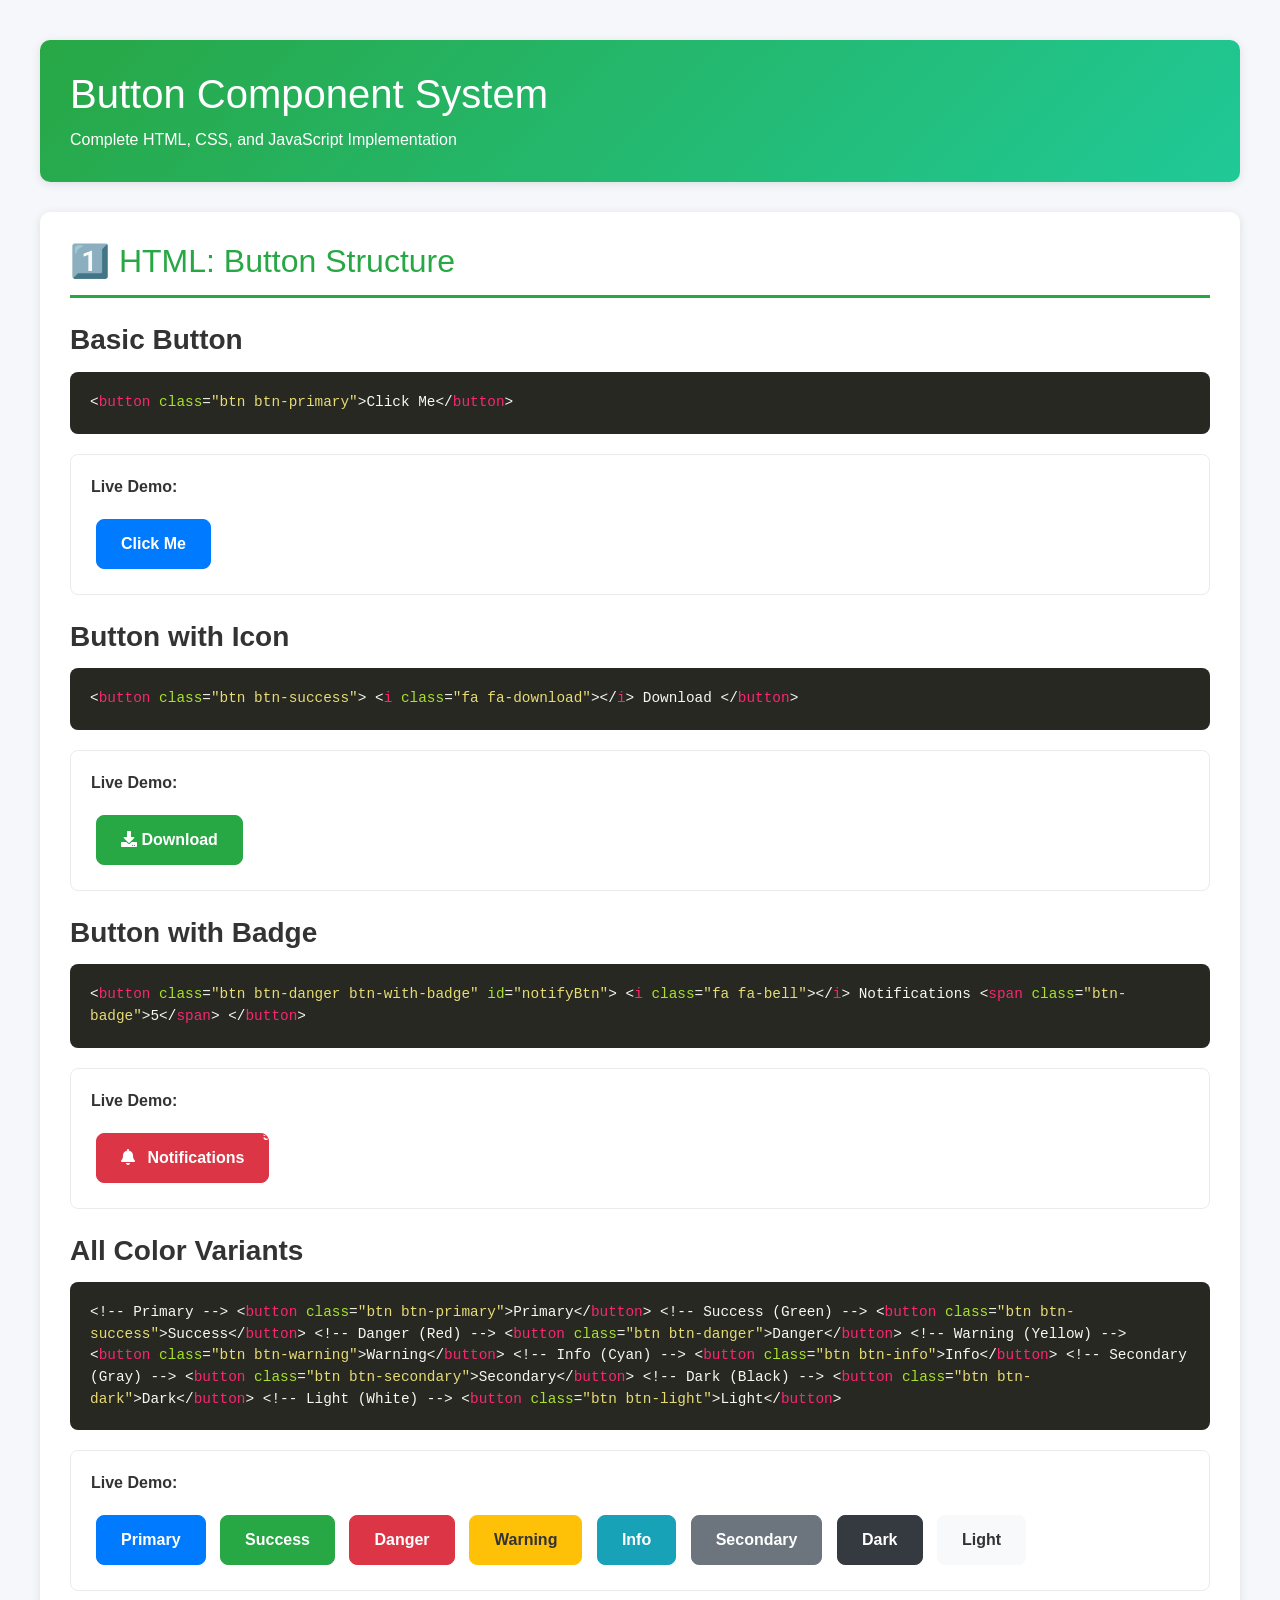
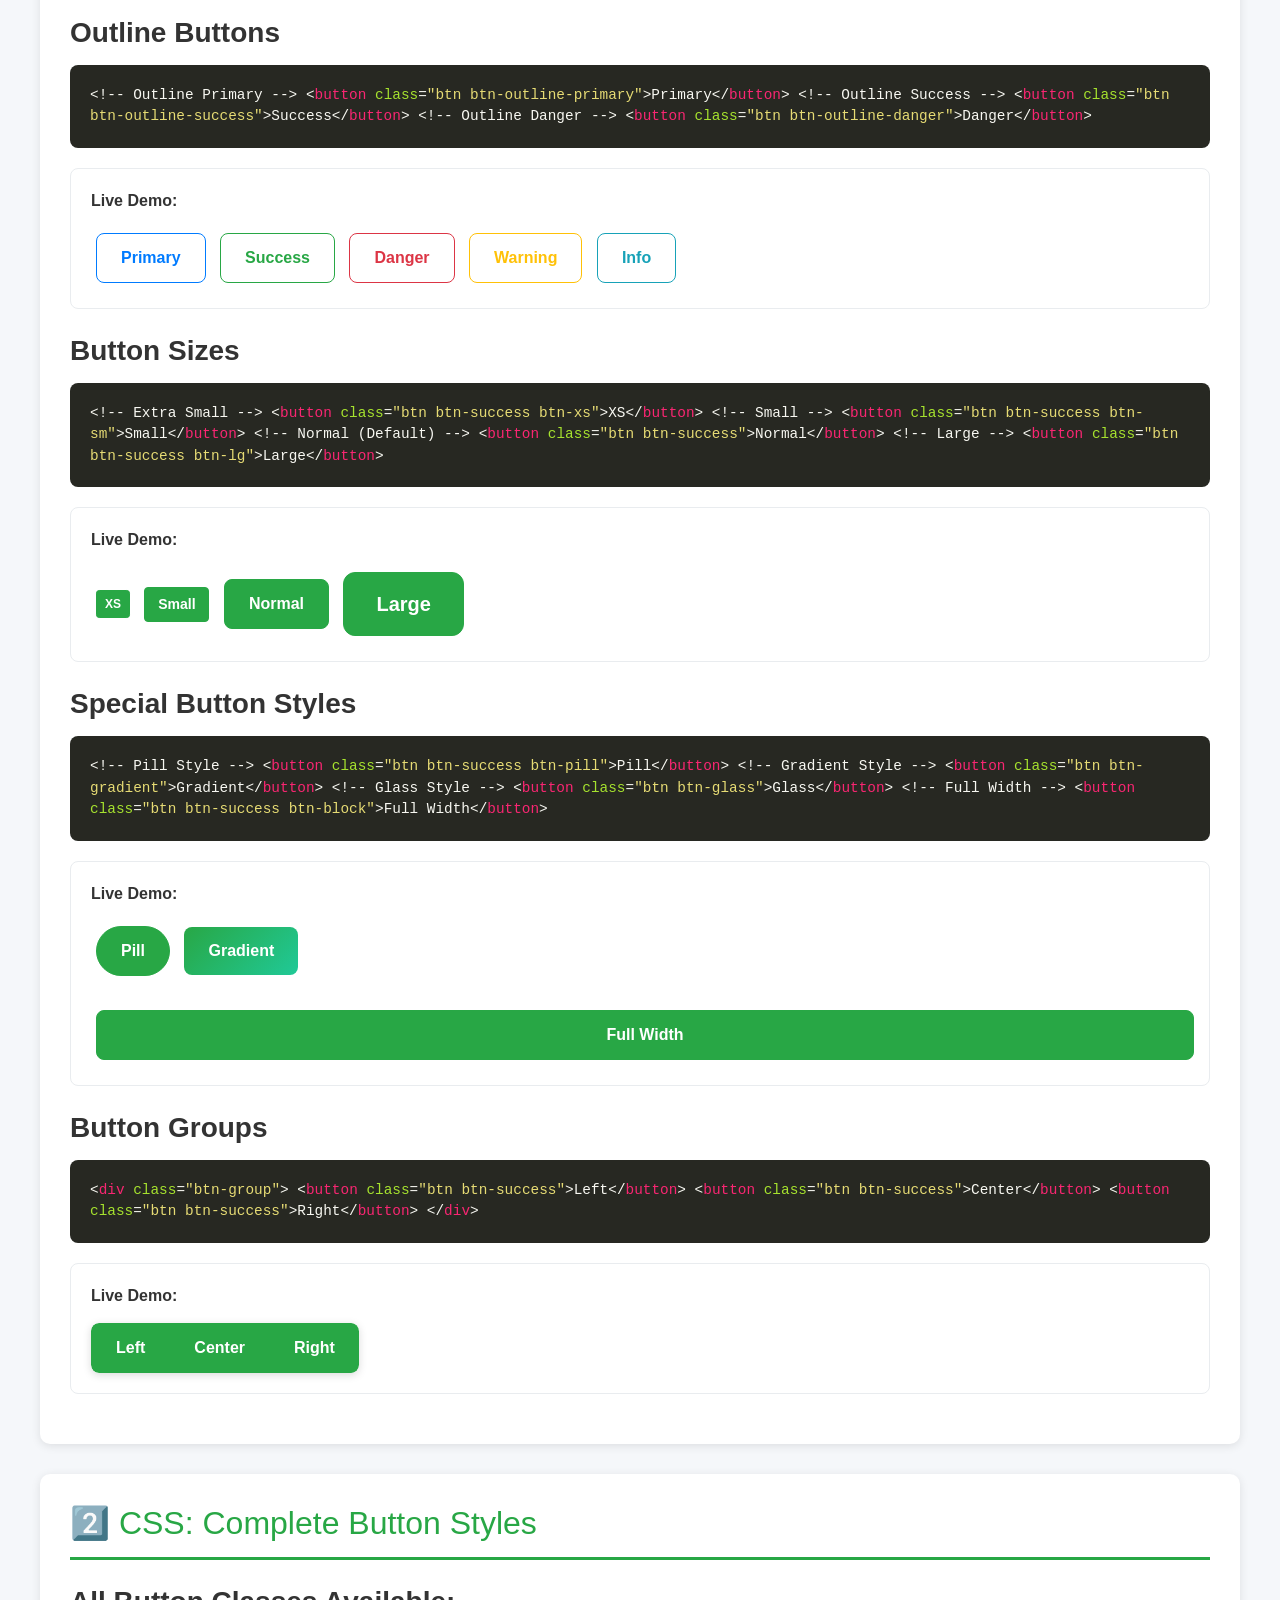
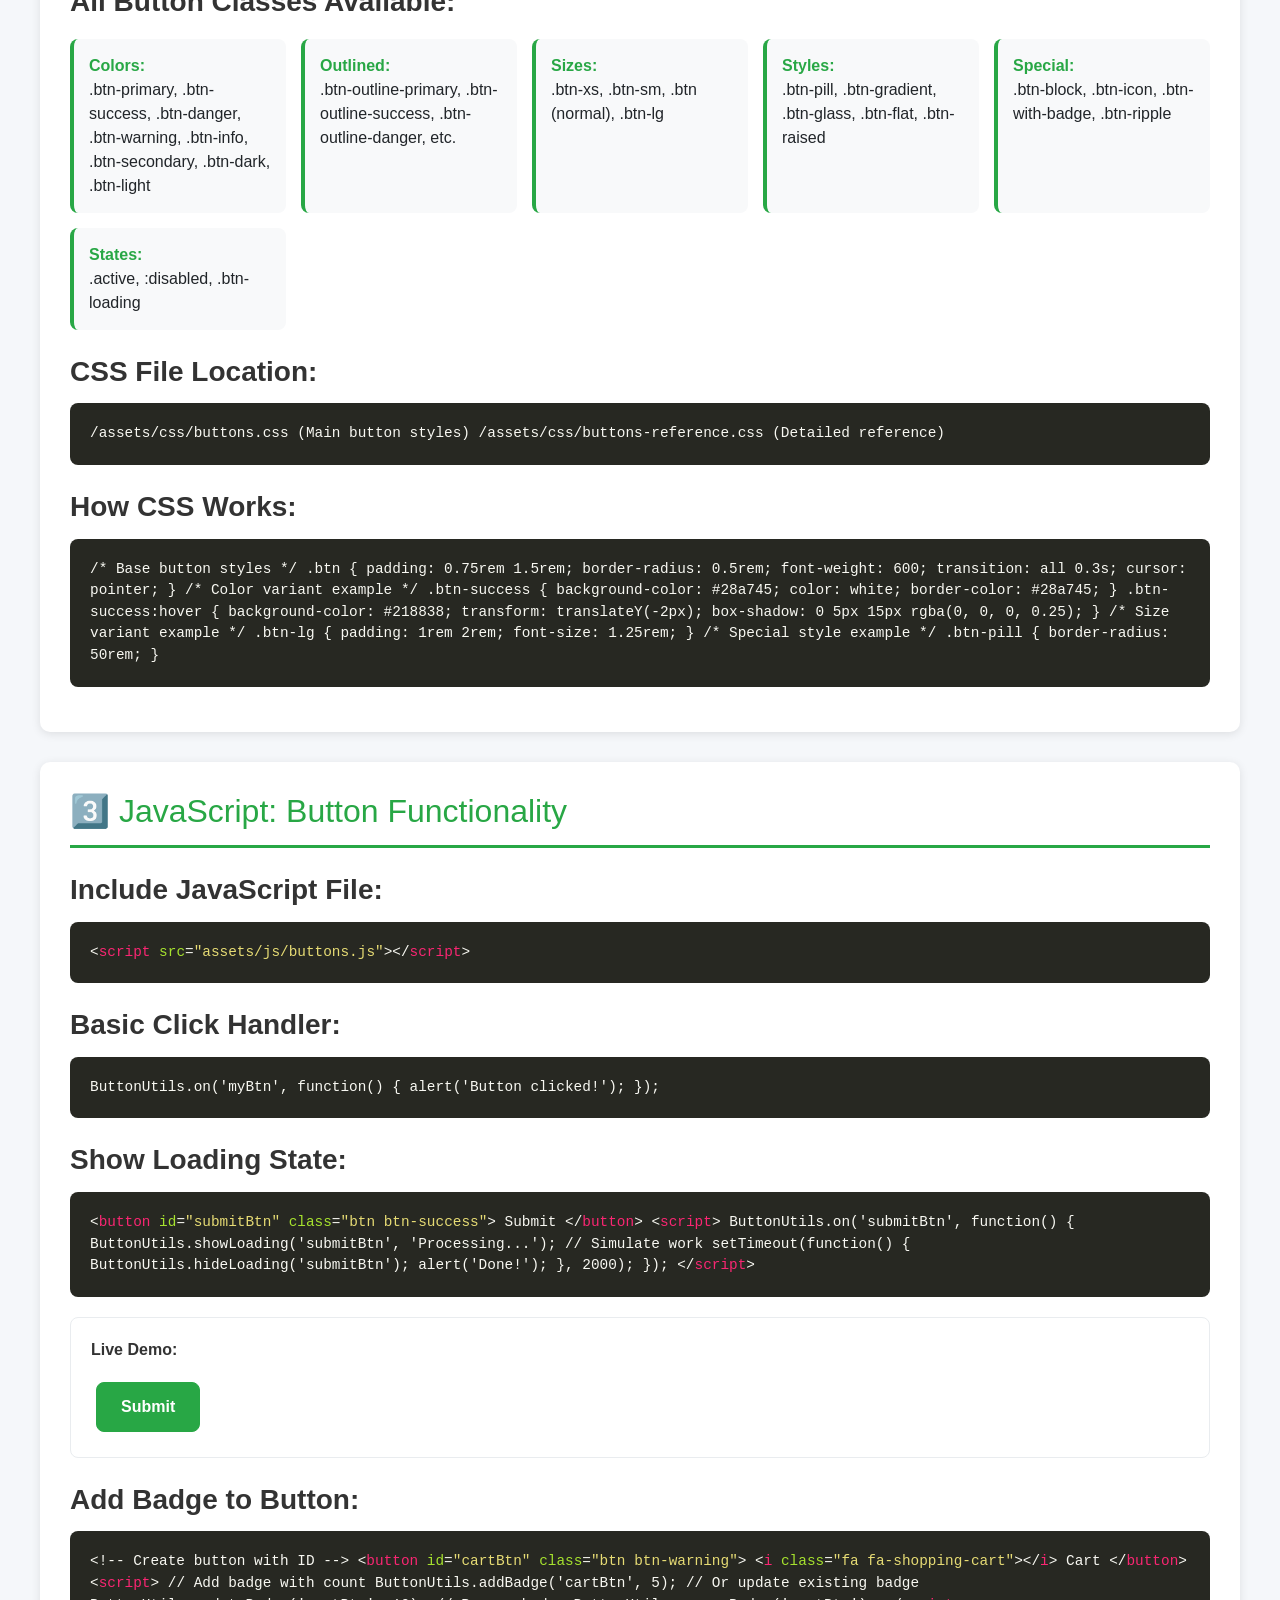
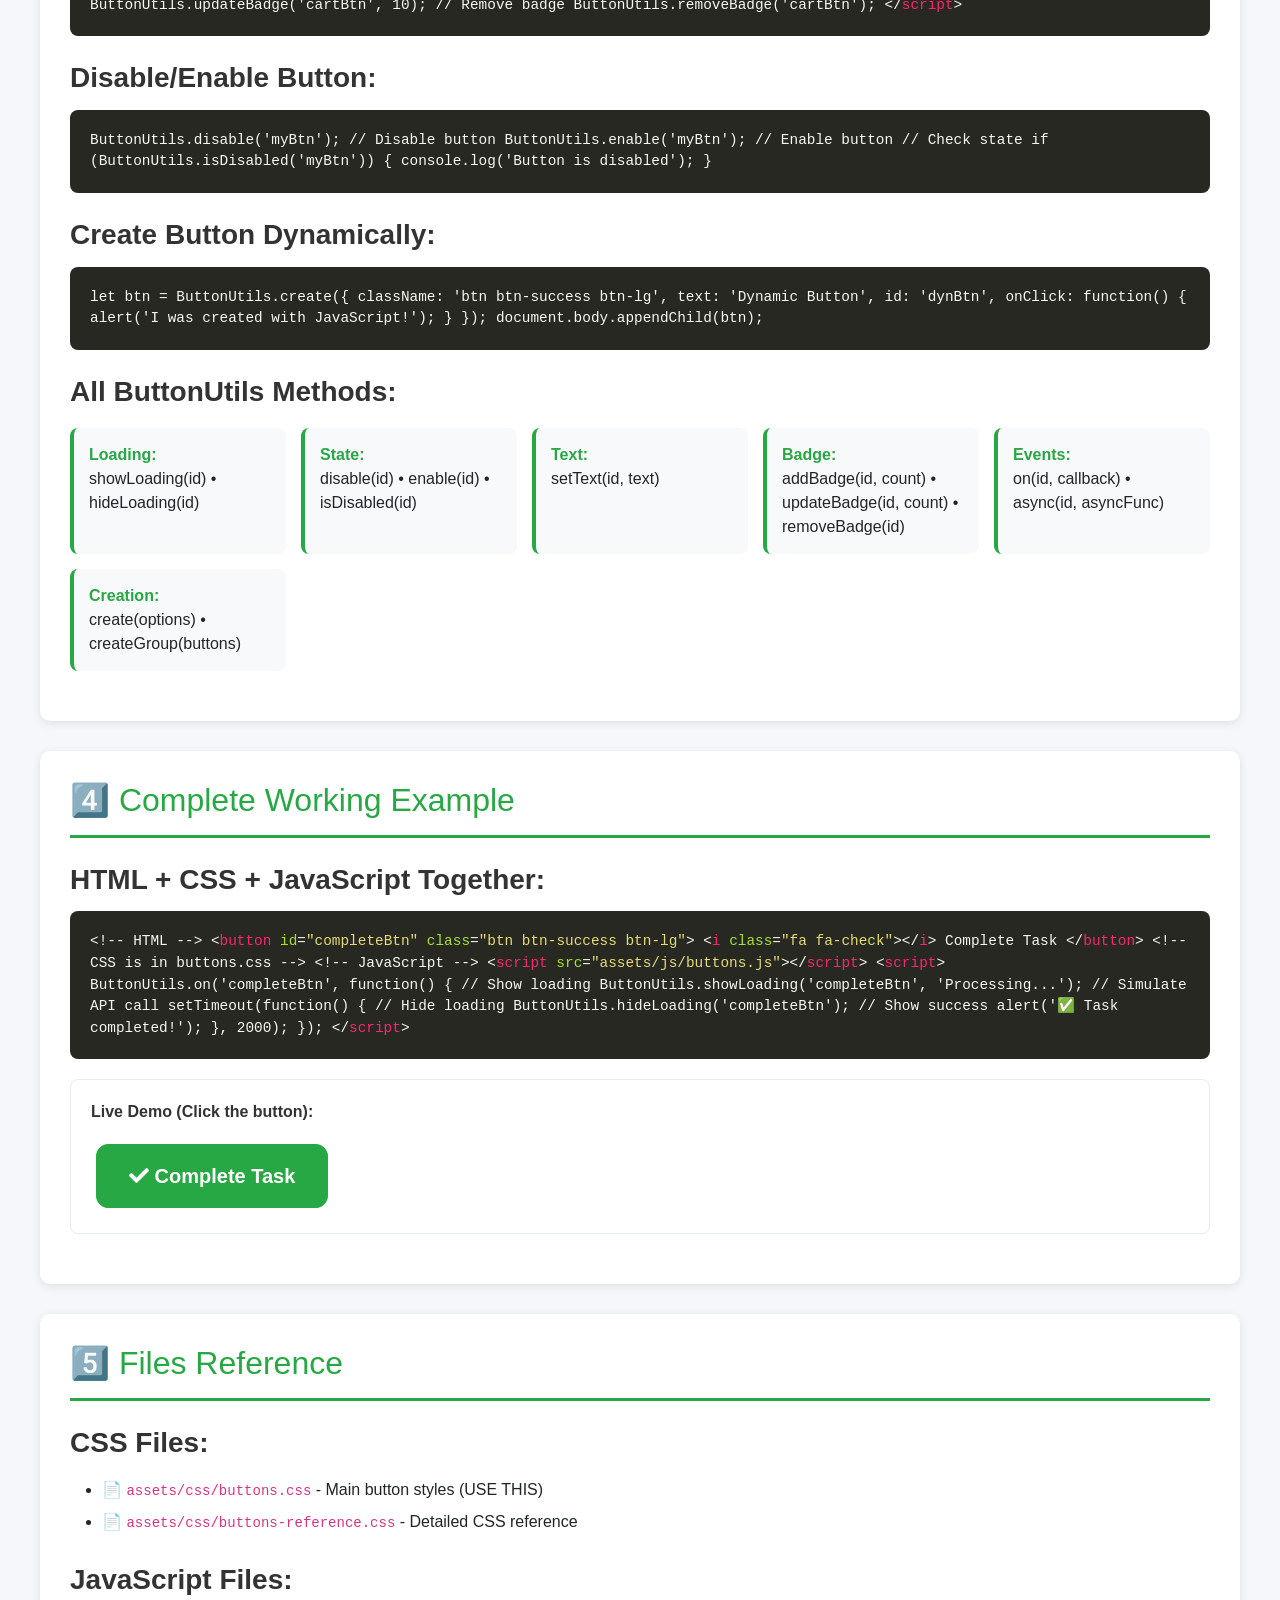
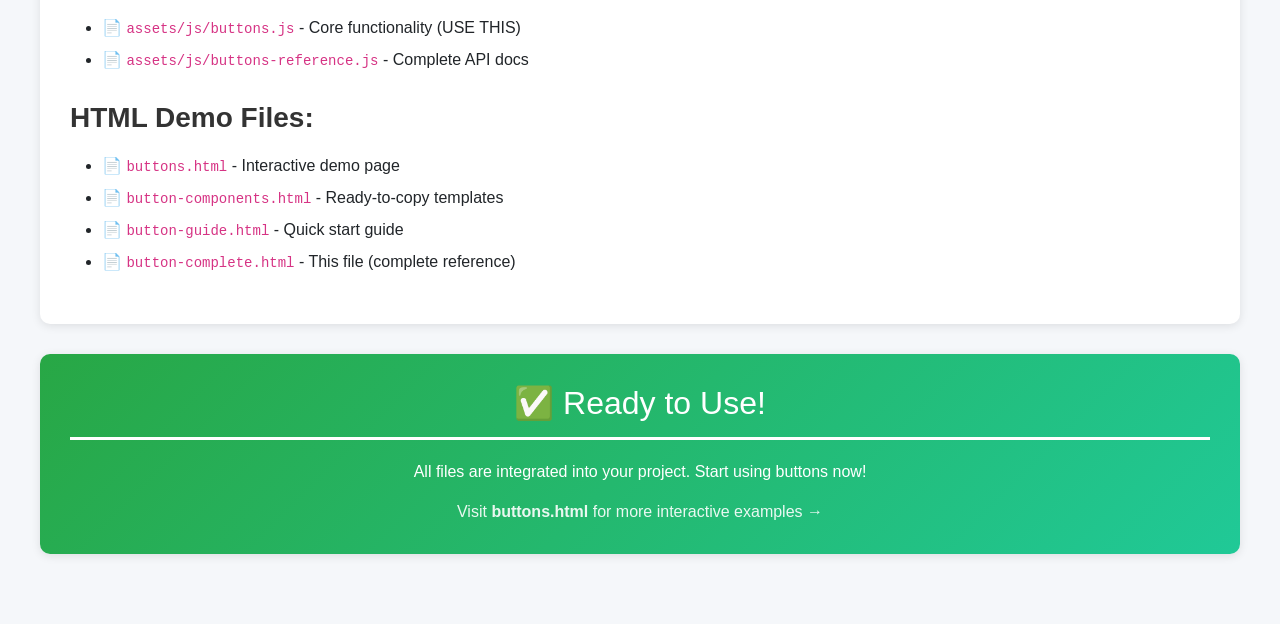
<file: templatemo_559_zay_shop/button-complete.html>
<!DOCTYPE html>
<html lang="en">
<head>
    <title>Button Component - HTML CSS JS Complete</title>
    <meta charset="utf-8">
    <meta name="viewport" content="width=device-width, initial-scale=1">
    <link rel="stylesheet" href="assets/css/bootstrap.min.css">
    <link rel="stylesheet" href="assets/css/buttons.css">
    <link rel="stylesheet" href="assets/css/fontawesome.min.css">
    <style>
        body {
            background: #f5f7fa;
            padding: 40px 20px;
            font-family: 'Roboto', sans-serif;
        }
        .container-custom {
            max-width: 1200px;
            margin: 0 auto;
        }
        .code-section {
            background: white;
            border-radius: 10px;
            padding: 30px;
            margin-bottom: 30px;
            box-shadow: 0 2px 10px rgba(0,0,0,0.1);
        }
        .code-section h2 {
            color: #28a745;
            border-bottom: 3px solid #28a745;
            padding-bottom: 15px;
            margin-bottom: 20px;
        }
        .code-block {
            background: #272822;
            color: #f8f8f2;
            padding: 20px;
            border-radius: 8px;
            overflow-x: auto;
            margin: 15px 0;
            font-family: 'Courier New', monospace;
            font-size: 0.9rem;
            line-height: 1.5;
        }
        .html-tag { color: #f92672; }
        .html-attr { color: #a6e22e; }
        .html-value { color: #e6db74; }
        .html-text { color: #f8f8f2; }
        .demo { 
            background: white;
            padding: 20px;
            border-radius: 8px;
            margin: 20px 0;
            border: 1px solid #e9ecef;
        }
        .demo-title {
            font-weight: 600;
            color: #333;
            margin-bottom: 15px;
            font-size: 1rem;
        }
        .demo button {
            margin: 5px;
        }
        h3 {
            color: #333;
            font-weight: 600;
            margin-top: 25px;
            margin-bottom: 15px;
        }
        .tabs {
            display: flex;
            gap: 0;
            border-bottom: 2px solid #e9ecef;
            margin: 20px 0;
        }
        .tab {
            padding: 12px 20px;
            cursor: pointer;
            background: #f8f9fa;
            border: none;
            font-weight: 500;
            color: #666;
            transition: all 0.3s;
            border-bottom: 3px solid transparent;
        }
        .tab.active {
            background: white;
            color: #28a745;
            border-bottom-color: #28a745;
        }
        .tab-content {
            display: none;
        }
        .tab-content.active {
            display: block;
        }
        .feature-list {
            display: grid;
            grid-template-columns: repeat(auto-fit, minmax(200px, 1fr));
            gap: 15px;
            margin: 20px 0;
        }
        .feature-item {
            background: #f8f9fa;
            padding: 15px;
            border-radius: 8px;
            border-left: 4px solid #28a745;
        }
        .feature-item strong {
            color: #28a745;
        }
    </style>
</head>
<body>
    <div class="container-custom">
        <!-- Header -->
        <div class="code-section" style="background: linear-gradient(135deg, #28a745 0%, #20c997 100%); color: white;">
            <h1 style="margin: 0; color: white;">Button Component System</h1>
            <p style="margin: 10px 0 0 0;">Complete HTML, CSS, and JavaScript Implementation</p>
        </div>

        <!-- =========================================
             SECTION 1: HTML STRUCTURE
             ========================================= -->
        <div class="code-section">
            <h2>1️⃣ HTML: Button Structure</h2>
            
            <h3>Basic Button</h3>
            <div class="code-block">
&lt;<span class="html-tag">button</span> <span class="html-attr">class</span>=<span class="html-value">"btn btn-primary"</span>&gt;Click Me&lt;/<span class="html-tag">button</span>&gt;
            </div>
            <div class="demo">
                <div class="demo-title">Live Demo:</div>
                <button class="btn btn-primary">Click Me</button>
            </div>

            <h3>Button with Icon</h3>
            <div class="code-block">
&lt;<span class="html-tag">button</span> <span class="html-attr">class</span>=<span class="html-value">"btn btn-success"</span>&gt;
    &lt;<span class="html-tag">i</span> <span class="html-attr">class</span>=<span class="html-value">"fa fa-download"</span>&gt;&lt;/<span class="html-tag">i</span>&gt; Download
&lt;/<span class="html-tag">button</span>&gt;
            </div>
            <div class="demo">
                <div class="demo-title">Live Demo:</div>
                <button class="btn btn-success">
                    <i class="fa fa-download"></i> Download
                </button>
            </div>

            <h3>Button with Badge</h3>
            <div class="code-block">
&lt;<span class="html-tag">button</span> <span class="html-attr">class</span>=<span class="html-value">"btn btn-danger btn-with-badge"</span> <span class="html-attr">id</span>=<span class="html-value">"notifyBtn"</span>&gt;
    &lt;<span class="html-tag">i</span> <span class="html-attr">class</span>=<span class="html-value">"fa fa-bell"</span>&gt;&lt;/<span class="html-tag">i</span>&gt; Notifications
    &lt;<span class="html-tag">span</span> <span class="html-attr">class</span>=<span class="html-value">"btn-badge"</span>&gt;5&lt;/<span class="html-tag">span</span>&gt;
&lt;/<span class="html-tag">button</span>&gt;
            </div>
            <div class="demo">
                <div class="demo-title">Live Demo:</div>
                <button class="btn btn-danger btn-with-badge" id="notifyBtn">
                    <i class="fa fa-bell"></i> Notifications
                    <span class="btn-badge">5</span>
                </button>
            </div>

            <h3>All Color Variants</h3>
            <div class="code-block">
&lt;!-- Primary --&gt;
&lt;<span class="html-tag">button</span> <span class="html-attr">class</span>=<span class="html-value">"btn btn-primary"</span>&gt;Primary&lt;/<span class="html-tag">button</span>&gt;

&lt;!-- Success (Green) --&gt;
&lt;<span class="html-tag">button</span> <span class="html-attr">class</span>=<span class="html-value">"btn btn-success"</span>&gt;Success&lt;/<span class="html-tag">button</span>&gt;

&lt;!-- Danger (Red) --&gt;
&lt;<span class="html-tag">button</span> <span class="html-attr">class</span>=<span class="html-value">"btn btn-danger"</span>&gt;Danger&lt;/<span class="html-tag">button</span>&gt;

&lt;!-- Warning (Yellow) --&gt;
&lt;<span class="html-tag">button</span> <span class="html-attr">class</span>=<span class="html-value">"btn btn-warning"</span>&gt;Warning&lt;/<span class="html-tag">button</span>&gt;

&lt;!-- Info (Cyan) --&gt;
&lt;<span class="html-tag">button</span> <span class="html-attr">class</span>=<span class="html-value">"btn btn-info"</span>&gt;Info&lt;/<span class="html-tag">button</span>&gt;

&lt;!-- Secondary (Gray) --&gt;
&lt;<span class="html-tag">button</span> <span class="html-attr">class</span>=<span class="html-value">"btn btn-secondary"</span>&gt;Secondary&lt;/<span class="html-tag">button</span>&gt;

&lt;!-- Dark (Black) --&gt;
&lt;<span class="html-tag">button</span> <span class="html-attr">class</span>=<span class="html-value">"btn btn-dark"</span>&gt;Dark&lt;/<span class="html-tag">button</span>&gt;

&lt;!-- Light (White) --&gt;
&lt;<span class="html-tag">button</span> <span class="html-attr">class</span>=<span class="html-value">"btn btn-light"</span>&gt;Light&lt;/<span class="html-tag">button</span>&gt;
            </div>
            <div class="demo">
                <div class="demo-title">Live Demo:</div>
                <button class="btn btn-primary">Primary</button>
                <button class="btn btn-success">Success</button>
                <button class="btn btn-danger">Danger</button>
                <button class="btn btn-warning">Warning</button>
                <button class="btn btn-info">Info</button>
                <button class="btn btn-secondary">Secondary</button>
                <button class="btn btn-dark">Dark</button>
                <button class="btn btn-light">Light</button>
            </div>

            <h3>Outline Buttons</h3>
            <div class="code-block">
&lt;!-- Outline Primary --&gt;
&lt;<span class="html-tag">button</span> <span class="html-attr">class</span>=<span class="html-value">"btn btn-outline-primary"</span>&gt;Primary&lt;/<span class="html-tag">button</span>&gt;

&lt;!-- Outline Success --&gt;
&lt;<span class="html-tag">button</span> <span class="html-attr">class</span>=<span class="html-value">"btn btn-outline-success"</span>&gt;Success&lt;/<span class="html-tag">button</span>&gt;

&lt;!-- Outline Danger --&gt;
&lt;<span class="html-tag">button</span> <span class="html-attr">class</span>=<span class="html-value">"btn btn-outline-danger"</span>&gt;Danger&lt;/<span class="html-tag">button</span>&gt;
            </div>
            <div class="demo">
                <div class="demo-title">Live Demo:</div>
                <button class="btn btn-outline-primary">Primary</button>
                <button class="btn btn-outline-success">Success</button>
                <button class="btn btn-outline-danger">Danger</button>
                <button class="btn btn-outline-warning">Warning</button>
                <button class="btn btn-outline-info">Info</button>
            </div>

            <h3>Button Sizes</h3>
            <div class="code-block">
&lt;!-- Extra Small --&gt;
&lt;<span class="html-tag">button</span> <span class="html-attr">class</span>=<span class="html-value">"btn btn-success btn-xs"</span>&gt;XS&lt;/<span class="html-tag">button</span>&gt;

&lt;!-- Small --&gt;
&lt;<span class="html-tag">button</span> <span class="html-attr">class</span>=<span class="html-value">"btn btn-success btn-sm"</span>&gt;Small&lt;/<span class="html-tag">button</span>&gt;

&lt;!-- Normal (Default) --&gt;
&lt;<span class="html-tag">button</span> <span class="html-attr">class</span>=<span class="html-value">"btn btn-success"</span>&gt;Normal&lt;/<span class="html-tag">button</span>&gt;

&lt;!-- Large --&gt;
&lt;<span class="html-tag">button</span> <span class="html-attr">class</span>=<span class="html-value">"btn btn-success btn-lg"</span>&gt;Large&lt;/<span class="html-tag">button</span>&gt;
            </div>
            <div class="demo">
                <div class="demo-title">Live Demo:</div>
                <button class="btn btn-success btn-xs">XS</button>
                <button class="btn btn-success btn-sm">Small</button>
                <button class="btn btn-success">Normal</button>
                <button class="btn btn-success btn-lg">Large</button>
            </div>

            <h3>Special Button Styles</h3>
            <div class="code-block">
&lt;!-- Pill Style --&gt;
&lt;<span class="html-tag">button</span> <span class="html-attr">class</span>=<span class="html-value">"btn btn-success btn-pill"</span>&gt;Pill&lt;/<span class="html-tag">button</span>&gt;

&lt;!-- Gradient Style --&gt;
&lt;<span class="html-tag">button</span> <span class="html-attr">class</span>=<span class="html-value">"btn btn-gradient"</span>&gt;Gradient&lt;/<span class="html-tag">button</span>&gt;

&lt;!-- Glass Style --&gt;
&lt;<span class="html-tag">button</span> <span class="html-attr">class</span>=<span class="html-value">"btn btn-glass"</span>&gt;Glass&lt;/<span class="html-tag">button</span>&gt;

&lt;!-- Full Width --&gt;
&lt;<span class="html-tag">button</span> <span class="html-attr">class</span>=<span class="html-value">"btn btn-success btn-block"</span>&gt;Full Width&lt;/<span class="html-tag">button</span>&gt;
            </div>
            <div class="demo">
                <div class="demo-title">Live Demo:</div>
                <button class="btn btn-success btn-pill">Pill</button>
                <button class="btn btn-gradient">Gradient</button>
                <button class="btn btn-glass">Glass</button>
                <br><br>
                <button class="btn btn-success btn-block">Full Width</button>
            </div>

            <h3>Button Groups</h3>
            <div class="code-block">
&lt;<span class="html-tag">div</span> <span class="html-attr">class</span>=<span class="html-value">"btn-group"</span>&gt;
    &lt;<span class="html-tag">button</span> <span class="html-attr">class</span>=<span class="html-value">"btn btn-success"</span>&gt;Left&lt;/<span class="html-tag">button</span>&gt;
    &lt;<span class="html-tag">button</span> <span class="html-attr">class</span>=<span class="html-value">"btn btn-success"</span>&gt;Center&lt;/<span class="html-tag">button</span>&gt;
    &lt;<span class="html-tag">button</span> <span class="html-attr">class</span>=<span class="html-value">"btn btn-success"</span>&gt;Right&lt;/<span class="html-tag">button</span>&gt;
&lt;/<span class="html-tag">div</span>&gt;
            </div>
            <div class="demo">
                <div class="demo-title">Live Demo:</div>
                <div class="btn-group" role="group">
                    <button class="btn btn-success">Left</button>
                    <button class="btn btn-success">Center</button>
                    <button class="btn btn-success">Right</button>
                </div>
            </div>
        </div>

        <!-- =========================================
             SECTION 2: CSS STYLES
             ========================================= -->
        <div class="code-section">
            <h2>2️⃣ CSS: Complete Button Styles</h2>
            
            <h3>All Button Classes Available:</h3>
            <div class="feature-list">
                <div class="feature-item">
                    <strong>Colors:</strong>
                    <br>.btn-primary, .btn-success, .btn-danger, .btn-warning, .btn-info, .btn-secondary, .btn-dark, .btn-light
                </div>
                <div class="feature-item">
                    <strong>Outlined:</strong>
                    <br>.btn-outline-primary, .btn-outline-success, .btn-outline-danger, etc.
                </div>
                <div class="feature-item">
                    <strong>Sizes:</strong>
                    <br>.btn-xs, .btn-sm, .btn (normal), .btn-lg
                </div>
                <div class="feature-item">
                    <strong>Styles:</strong>
                    <br>.btn-pill, .btn-gradient, .btn-glass, .btn-flat, .btn-raised
                </div>
                <div class="feature-item">
                    <strong>Special:</strong>
                    <br>.btn-block, .btn-icon, .btn-with-badge, .btn-ripple
                </div>
                <div class="feature-item">
                    <strong>States:</strong>
                    <br>.active, :disabled, .btn-loading
                </div>
            </div>

            <h3>CSS File Location:</h3>
            <div class="code-block">
/assets/css/buttons.css  (Main button styles)
/assets/css/buttons-reference.css  (Detailed reference)
            </div>

            <h3>How CSS Works:</h3>
            <div class="code-block">
/* Base button styles */
.btn {
    padding: 0.75rem 1.5rem;
    border-radius: 0.5rem;
    font-weight: 600;
    transition: all 0.3s;
    cursor: pointer;
}

/* Color variant example */
.btn-success {
    background-color: #28a745;
    color: white;
    border-color: #28a745;
}

.btn-success:hover {
    background-color: #218838;
    transform: translateY(-2px);
    box-shadow: 0 5px 15px rgba(0, 0, 0, 0.25);
}

/* Size variant example */
.btn-lg {
    padding: 1rem 2rem;
    font-size: 1.25rem;
}

/* Special style example */
.btn-pill {
    border-radius: 50rem;
}
            </div>
        </div>

        <!-- =========================================
             SECTION 3: JAVASCRIPT
             ========================================= -->
        <div class="code-section">
            <h2>3️⃣ JavaScript: Button Functionality</h2>
            
            <h3>Include JavaScript File:</h3>
            <div class="code-block">
&lt;<span class="html-tag">script</span> <span class="html-attr">src</span>=<span class="html-value">"assets/js/buttons.js"</span>&gt;&lt;/<span class="html-tag">script</span>&gt;
            </div>

            <h3>Basic Click Handler:</h3>
            <div class="code-block">
ButtonUtils.on('myBtn', function() {
    alert('Button clicked!');
});
            </div>

            <h3>Show Loading State:</h3>
            <div class="code-block">
&lt;<span class="html-tag">button</span> <span class="html-attr">id</span>=<span class="html-value">"submitBtn"</span> <span class="html-attr">class</span>=<span class="html-value">"btn btn-success"</span>&gt;
    Submit
&lt;/<span class="html-tag">button</span>&gt;

&lt;<span class="html-tag">script</span>&gt;
ButtonUtils.on('submitBtn', function() {
    ButtonUtils.showLoading('submitBtn', 'Processing...');
    
    // Simulate work
    setTimeout(function() {
        ButtonUtils.hideLoading('submitBtn');
        alert('Done!');
    }, 2000);
});
&lt;/<span class="html-tag">script</span>&gt;
            </div>
            <div class="demo">
                <div class="demo-title">Live Demo:</div>
                <button id="submitBtn" class="btn btn-success">Submit</button>
            </div>

            <h3>Add Badge to Button:</h3>
            <div class="code-block">
&lt;!-- Create button with ID --&gt;
&lt;<span class="html-tag">button</span> <span class="html-attr">id</span>=<span class="html-value">"cartBtn"</span> <span class="html-attr">class</span>=<span class="html-value">"btn btn-warning"</span>&gt;
    &lt;<span class="html-tag">i</span> <span class="html-attr">class</span>=<span class="html-value">"fa fa-shopping-cart"</span>&gt;&lt;/<span class="html-tag">i</span>&gt; Cart
&lt;/<span class="html-tag">button</span>&gt;

&lt;<span class="html-tag">script</span>&gt;
// Add badge with count
ButtonUtils.addBadge('cartBtn', 5);

// Or update existing badge
ButtonUtils.updateBadge('cartBtn', 10);

// Remove badge
ButtonUtils.removeBadge('cartBtn');
&lt;/<span class="html-tag">script</span>&gt;
            </div>

            <h3>Disable/Enable Button:</h3>
            <div class="code-block">
ButtonUtils.disable('myBtn');    // Disable button
ButtonUtils.enable('myBtn');     // Enable button

// Check state
if (ButtonUtils.isDisabled('myBtn')) {
    console.log('Button is disabled');
}
            </div>

            <h3>Create Button Dynamically:</h3>
            <div class="code-block">
let btn = ButtonUtils.create({
    className: 'btn btn-success btn-lg',
    text: 'Dynamic Button',
    id: 'dynBtn',
    onClick: function() {
        alert('I was created with JavaScript!');
    }
});

document.body.appendChild(btn);
            </div>

            <h3>All ButtonUtils Methods:</h3>
            <div class="feature-list">
                <div class="feature-item">
                    <strong>Loading:</strong>
                    <br>showLoading(id) • hideLoading(id)
                </div>
                <div class="feature-item">
                    <strong>State:</strong>
                    <br>disable(id) • enable(id) • isDisabled(id)
                </div>
                <div class="feature-item">
                    <strong>Text:</strong>
                    <br>setText(id, text)
                </div>
                <div class="feature-item">
                    <strong>Badge:</strong>
                    <br>addBadge(id, count) • updateBadge(id, count) • removeBadge(id)
                </div>
                <div class="feature-item">
                    <strong>Events:</strong>
                    <br>on(id, callback) • async(id, asyncFunc)
                </div>
                <div class="feature-item">
                    <strong>Creation:</strong>
                    <br>create(options) • createGroup(buttons)
                </div>
            </div>
        </div>

        <!-- =========================================
             SECTION 4: COMPLETE EXAMPLE
             ========================================= -->
        <div class="code-section">
            <h2>4️⃣ Complete Working Example</h2>
            
            <h3>HTML + CSS + JavaScript Together:</h3>
            <div class="code-block">
&lt;!-- HTML --&gt;
&lt;<span class="html-tag">button</span> <span class="html-attr">id</span>=<span class="html-value">"completeBtn"</span> <span class="html-attr">class</span>=<span class="html-value">"btn btn-success btn-lg"</span>&gt;
    &lt;<span class="html-tag">i</span> <span class="html-attr">class</span>=<span class="html-value">"fa fa-check"</span>&gt;&lt;/<span class="html-tag">i</span>&gt; Complete Task
&lt;/<span class="html-tag">button</span>&gt;

&lt;!-- CSS is in buttons.css --&gt;

&lt;!-- JavaScript --&gt;
&lt;<span class="html-tag">script</span> <span class="html-attr">src</span>=<span class="html-value">"assets/js/buttons.js"</span>&gt;&lt;/<span class="html-tag">script</span>&gt;

&lt;<span class="html-tag">script</span>&gt;
ButtonUtils.on('completeBtn', function() {
    // Show loading
    ButtonUtils.showLoading('completeBtn', 'Processing...');
    
    // Simulate API call
    setTimeout(function() {
        // Hide loading
        ButtonUtils.hideLoading('completeBtn');
        
        // Show success
        alert('✅ Task completed!');
    }, 2000);
});
&lt;/<span class="html-tag">script</span>&gt;
            </div>
            <div class="demo">
                <div class="demo-title">Live Demo (Click the button):</div>
                <button id="completeBtn" class="btn btn-success btn-lg">
                    <i class="fa fa-check"></i> Complete Task
                </button>
            </div>
        </div>

        <!-- =========================================
             SECTION 5: FILES SUMMARY
             ========================================= -->
        <div class="code-section">
            <h2>5️⃣ Files Reference</h2>
            
            <h3>CSS Files:</h3>
            <ul style="line-height: 2;">
                <li>📄 <code>assets/css/buttons.css</code> - Main button styles (USE THIS)</li>
                <li>📄 <code>assets/css/buttons-reference.css</code> - Detailed CSS reference</li>
            </ul>

            <h3>JavaScript Files:</h3>
            <ul style="line-height: 2;">
                <li>📄 <code>assets/js/buttons.js</code> - Core functionality (USE THIS)</li>
                <li>📄 <code>assets/js/buttons-reference.js</code> - Complete API docs</li>
            </ul>

            <h3>HTML Demo Files:</h3>
            <ul style="line-height: 2;">
                <li>📄 <code>buttons.html</code> - Interactive demo page</li>
                <li>📄 <code>button-components.html</code> - Ready-to-copy templates</li>
                <li>📄 <code>button-guide.html</code> - Quick start guide</li>
                <li>📄 <code>button-complete.html</code> - This file (complete reference)</li>
            </ul>
        </div>

        <!-- Footer -->
        <div class="code-section" style="background: linear-gradient(135deg, #28a745 0%, #20c997 100%); color: white; text-align: center;">
            <h2 style="color: white; border-bottom-color: white;">✅ Ready to Use!</h2>
            <p>All files are integrated into your project. Start using buttons now!</p>
            <p style="margin: 0; opacity: 0.9;">Visit <strong>buttons.html</strong> for more interactive examples →</p>
        </div>
    </div>

    <!-- Scripts -->
    <script src="assets/js/bootstrap.bundle.min.js"></script>
    <script src="assets/js/buttons.js"></script>

    <script>
        // Complete button example
        ButtonUtils.on('completeBtn', function() {
            ButtonUtils.showLoading('completeBtn', 'Processing...');
            
            setTimeout(function() {
                ButtonUtils.hideLoading('completeBtn');
                alert('✅ Task completed successfully!');
            }, 2000);
        });

        // Submit button example
        ButtonUtils.on('submitBtn', function() {
            ButtonUtils.showLoading('submitBtn', 'Submitting...');
            
            setTimeout(function() {
                ButtonUtils.hideLoading('submitBtn');
                alert('✅ Form submitted!');
            }, 2000);
        });

        console.log('✅ Button Component System Ready!');
        console.log('Use ButtonUtils.* methods for interactions');
    </script>
</body>
</html>
</file>
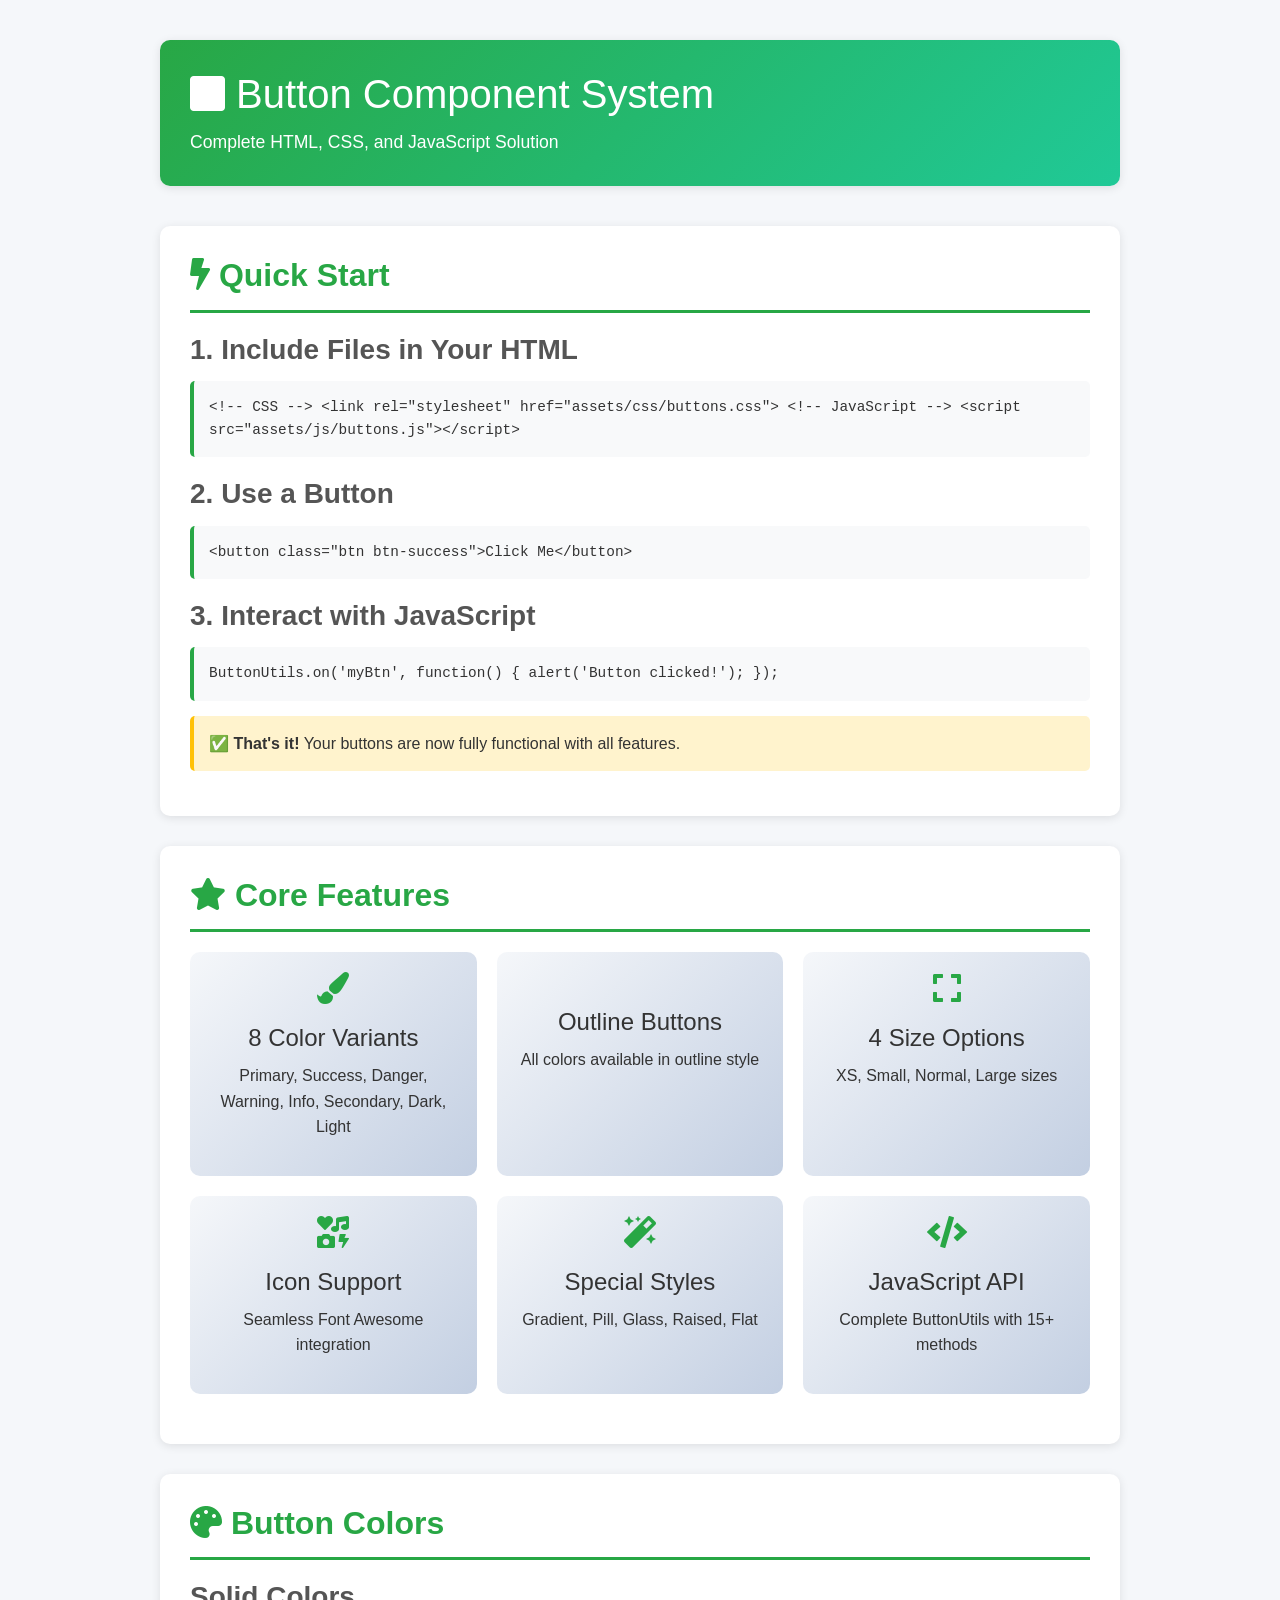
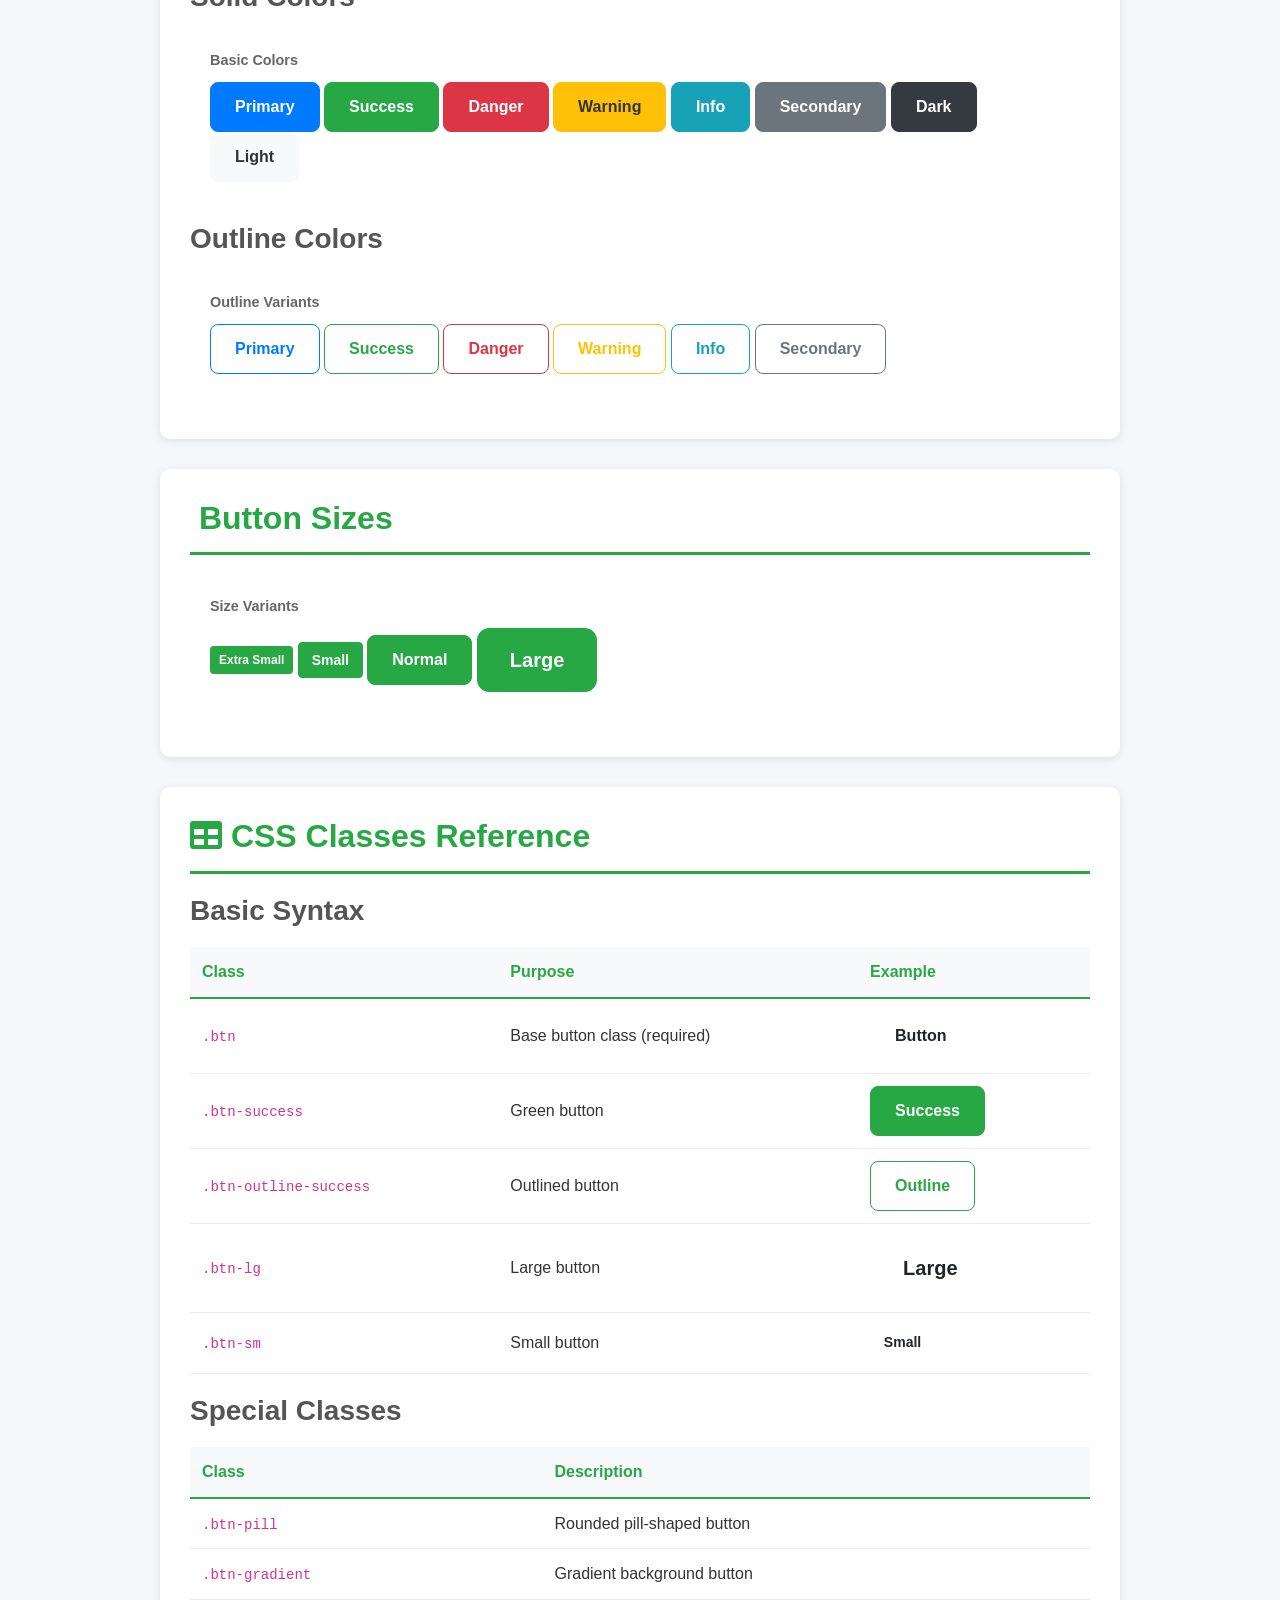
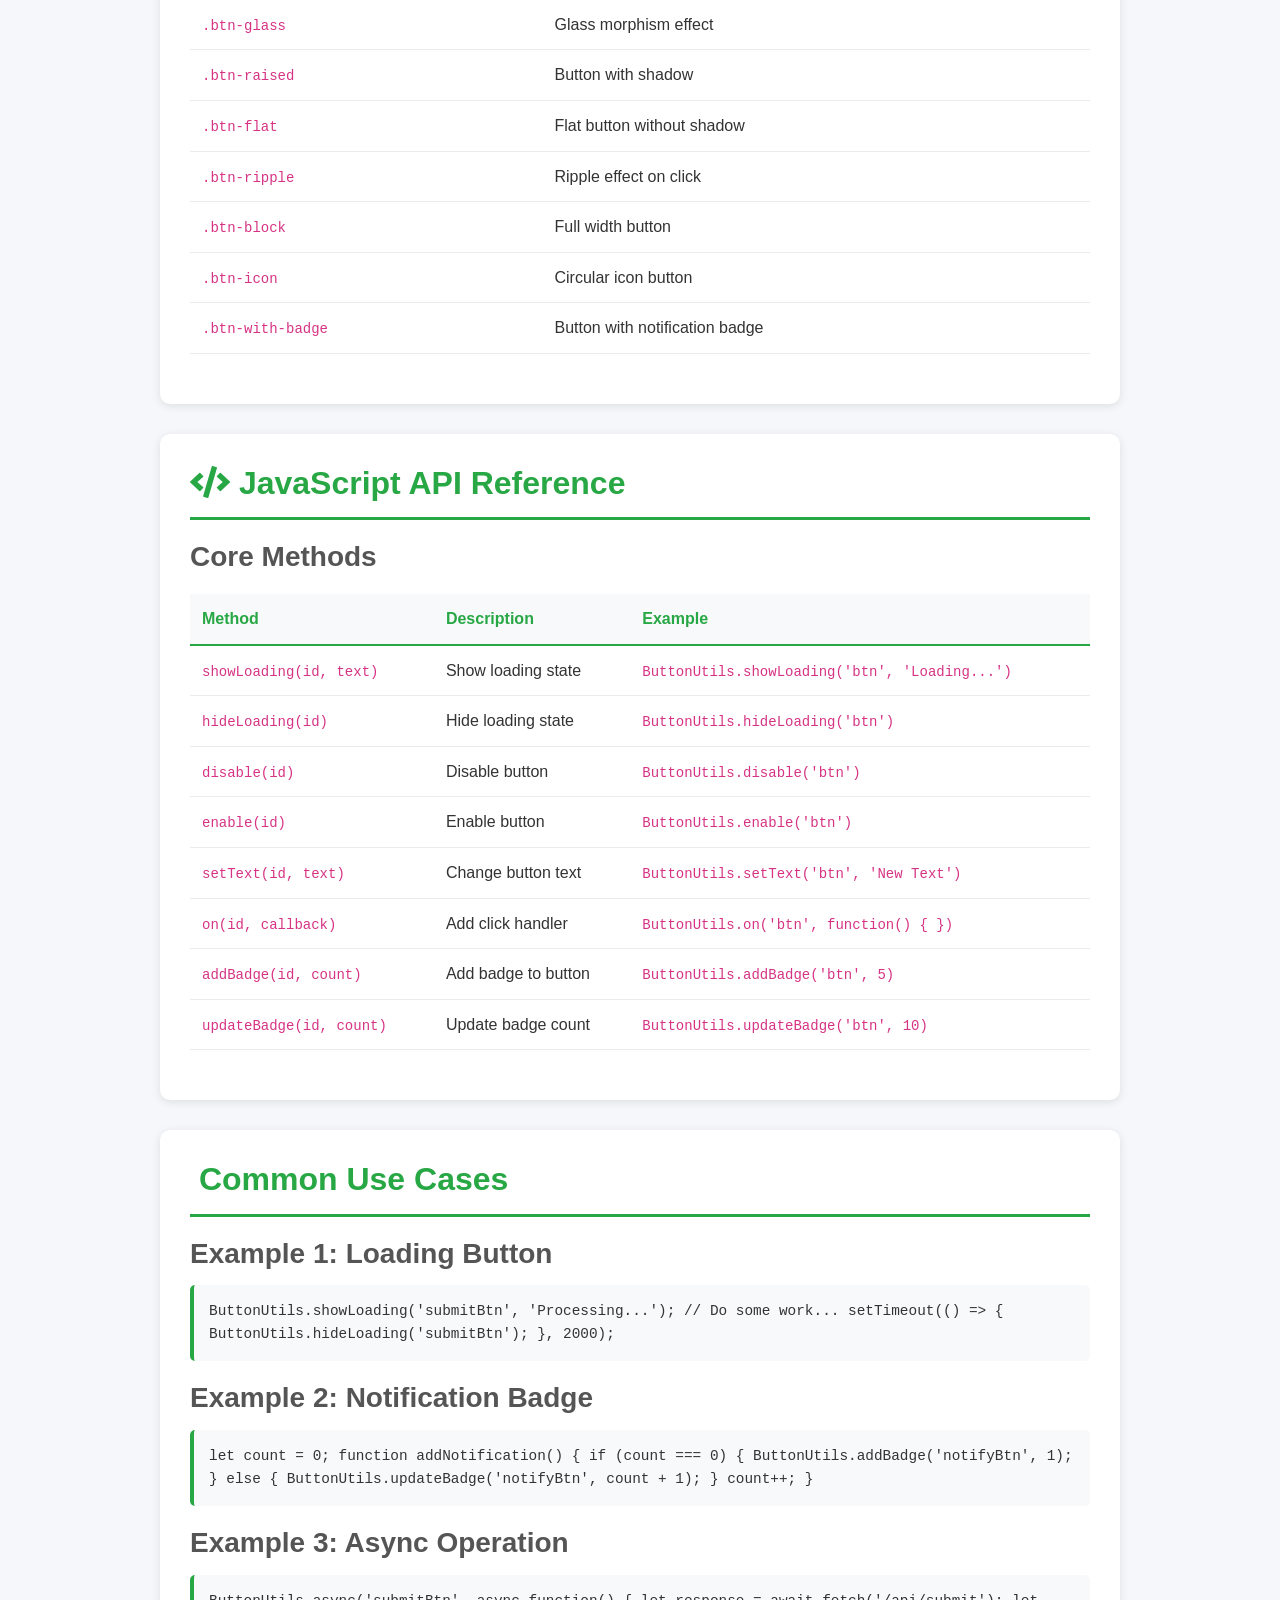
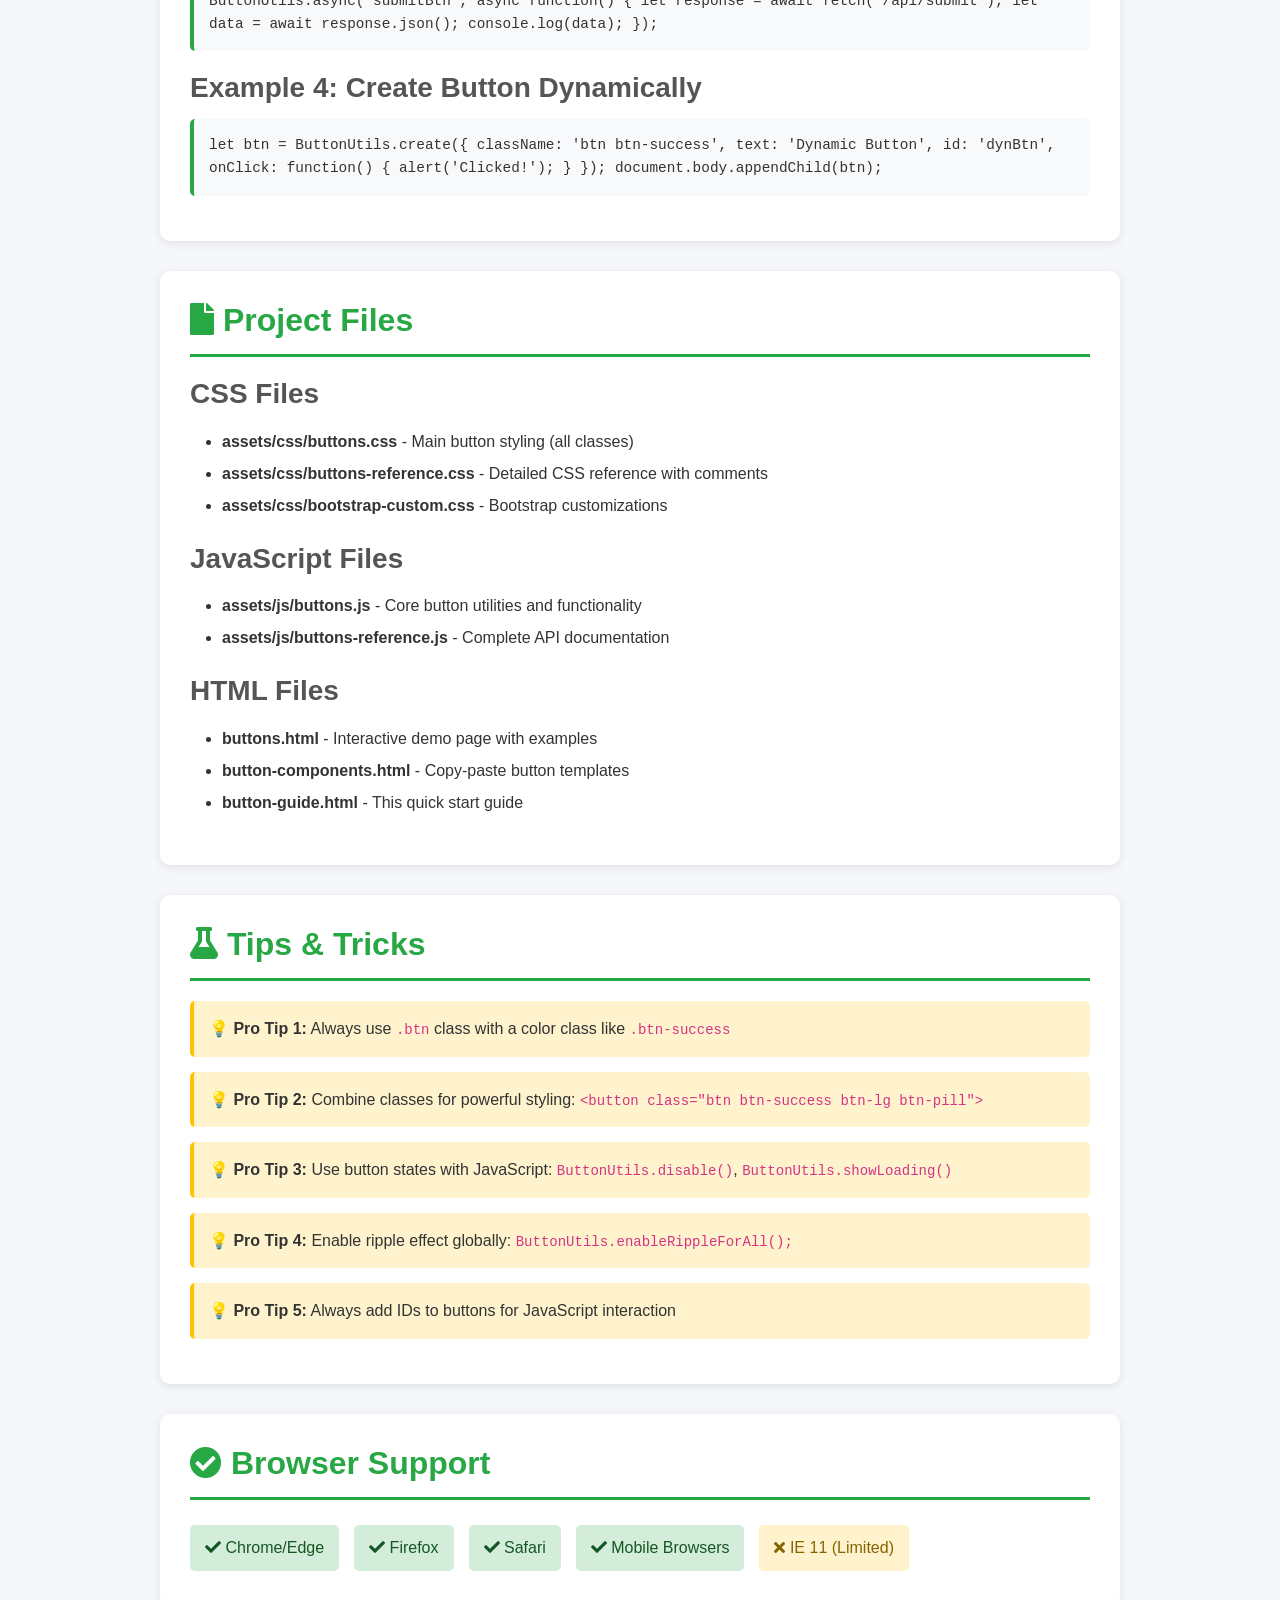
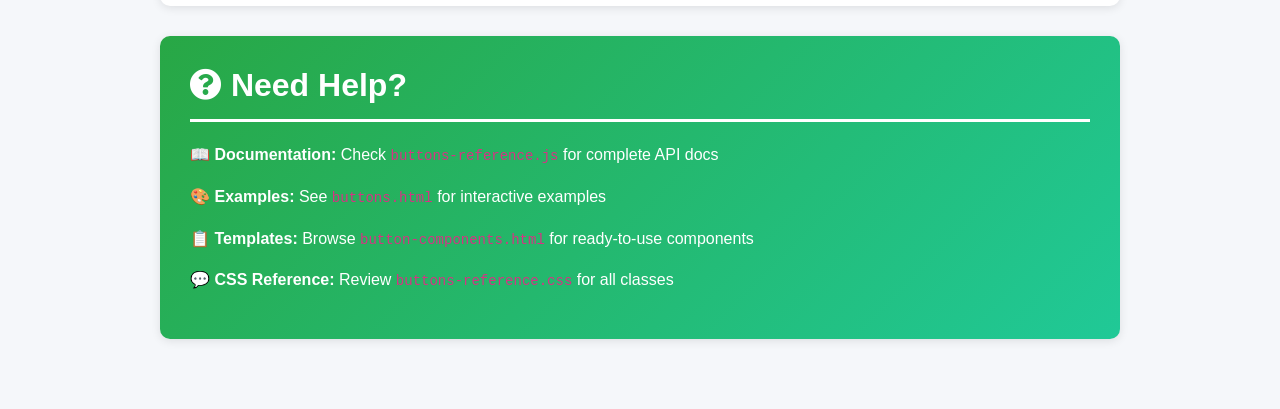
<file: templatemo_559_zay_shop/button-guide.html>
<!DOCTYPE html>
<html lang="en">

<head>
    <title>Button Component System - Quick Start Guide</title>
    <meta charset="utf-8">
    <meta name="viewport" content="width=device-width, initial-scale=1">

    <link rel="stylesheet" href="assets/css/bootstrap.min.css">
    <link rel="stylesheet" href="assets/css/buttons.css">
    <link rel="stylesheet" href="assets/css/bootstrap-custom.css">
    <link rel="stylesheet" href="assets/css/fontawesome.min.css">

    <style>
        body {
            background-color: #f5f7fa;
            font-family: 'Roboto', sans-serif;
            line-height: 1.6;
            color: #333;
        }

        .guide-container {
            max-width: 1000px;
            margin: 0 auto;
            padding: 40px 20px;
        }

        .section {
            background: white;
            border-radius: 10px;
            padding: 30px;
            margin-bottom: 30px;
            box-shadow: 0 2px 10px rgba(0, 0, 0, 0.1);
        }

        .section h2 {
            color: #28a745;
            border-bottom: 3px solid #28a745;
            padding-bottom: 15px;
            margin-bottom: 20px;
            font-weight: 600;
        }

        .section h3 {
            color: #555;
            font-weight: 600;
            margin-top: 20px;
            margin-bottom: 15px;
        }

        .code-block {
            background-color: #f8f9fa;
            border-left: 4px solid #28a745;
            padding: 15px;
            border-radius: 5px;
            overflow-x: auto;
            margin: 15px 0;
            font-family: 'Courier New', monospace;
            font-size: 0.9rem;
        }

        .feature-grid {
            display: grid;
            grid-template-columns: repeat(auto-fit, minmax(250px, 1fr));
            gap: 20px;
            margin: 20px 0;
        }

        .feature-card {
            background: linear-gradient(135deg, #f5f7fa 0%, #c3cfe2 100%);
            padding: 20px;
            border-radius: 10px;
            text-align: center;
        }

        .feature-card i {
            font-size: 2rem;
            color: #28a745;
            margin-bottom: 10px;
        }

        .feature-card h4 {
            margin: 10px 0;
            color: #333;
        }

        .button-demo {
            background-color: #fff;
            padding: 20px;
            border-radius: 8px;
            margin: 15px 0;
        }

        .demo-label {
            font-weight: 600;
            color: #666;
            margin-bottom: 10px;
            font-size: 0.9rem;
        }

        .nav-tabs {
            background: #f8f9fa;
            border-bottom: 2px solid #28a745;
        }

        .nav-link {
            color: #666;
        }

        .nav-link.active {
            background-color: #28a745;
            color: white;
        }

        table {
            width: 100%;
            border-collapse: collapse;
            margin: 20px 0;
        }

        table th {
            background-color: #f8f9fa;
            padding: 12px;
            text-align: left;
            font-weight: 600;
            border-bottom: 2px solid #28a745;
            color: #28a745;
        }

        table td {
            padding: 12px;
            border-bottom: 1px solid #e9ecef;
        }

        table tr:hover {
            background-color: #f9f9f9;
        }

        .highlight {
            background-color: #fff3cd;
            padding: 15px;
            border-radius: 5px;
            margin: 15px 0;
            border-left: 4px solid #ffc107;
        }

        .success {
            background-color: #d4edda;
            color: #155724;
            padding: 10px 15px;
            border-radius: 5px;
            display: inline-block;
            margin: 5px 0;
        }

        .warning {
            background-color: #fff3cd;
            color: #856404;
            padding: 10px 15px;
            border-radius: 5px;
            display: inline-block;
            margin: 5px 0;
        }
    </style>
</head>

<body>
    <div class="guide-container">
        <!-- Header -->
        <div class="section" style="background: linear-gradient(135deg, #28a745 0%, #20c997 100%); color: white; margin-bottom: 40px;">
            <h1 style="margin: 0; color: white;">
                <i class="fa fa-square"></i> Button Component System
            </h1>
            <p style="margin: 10px 0 0 0; font-size: 1.1rem;">Complete HTML, CSS, and JavaScript Solution</p>
        </div>

        <!-- Quick Start -->
        <div class="section">
            <h2><i class="fa fa-bolt"></i> Quick Start</h2>
            
            <h3>1. Include Files in Your HTML</h3>
            <div class="code-block">
&lt;!-- CSS --&gt;
&lt;link rel="stylesheet" href="assets/css/buttons.css"&gt;

&lt;!-- JavaScript --&gt;
&lt;script src="assets/js/buttons.js"&gt;&lt;/script&gt;
            </div>

            <h3>2. Use a Button</h3>
            <div class="code-block">
&lt;button class="btn btn-success"&gt;Click Me&lt;/button&gt;
            </div>

            <h3>3. Interact with JavaScript</h3>
            <div class="code-block">
ButtonUtils.on('myBtn', function() {
    alert('Button clicked!');
});
            </div>

            <div class="highlight">
                <strong>✅ That's it!</strong> Your buttons are now fully functional with all features.
            </div>
        </div>

        <!-- Core Features -->
        <div class="section">
            <h2><i class="fa fa-star"></i> Core Features</h2>
            
            <div class="feature-grid">
                <div class="feature-card">
                    <i class="fa fa-paint-brush"></i>
                    <h4>8 Color Variants</h4>
                    <p>Primary, Success, Danger, Warning, Info, Secondary, Dark, Light</p>
                </div>
                <div class="feature-card">
                    <i class="fa fa-square-o"></i>
                    <h4>Outline Buttons</h4>
                    <p>All colors available in outline style</p>
                </div>
                <div class="feature-card">
                    <i class="fa fa-expand"></i>
                    <h4>4 Size Options</h4>
                    <p>XS, Small, Normal, Large sizes</p>
                </div>
                <div class="feature-card">
                    <i class="fa fa-icons"></i>
                    <h4>Icon Support</h4>
                    <p>Seamless Font Awesome integration</p>
                </div>
                <div class="feature-card">
                    <i class="fa fa-magic"></i>
                    <h4>Special Styles</h4>
                    <p>Gradient, Pill, Glass, Raised, Flat</p>
                </div>
                <div class="feature-card">
                    <i class="fa fa-code"></i>
                    <h4>JavaScript API</h4>
                    <p>Complete ButtonUtils with 15+ methods</p>
                </div>
            </div>
        </div>

        <!-- Button Colors -->
        <div class="section">
            <h2><i class="fa fa-palette"></i> Button Colors</h2>
            
            <h3>Solid Colors</h3>
            <div class="button-demo">
                <div class="demo-label">Basic Colors</div>
                <button class="btn btn-primary">Primary</button>
                <button class="btn btn-success">Success</button>
                <button class="btn btn-danger">Danger</button>
                <button class="btn btn-warning">Warning</button>
                <button class="btn btn-info">Info</button>
                <button class="btn btn-secondary">Secondary</button>
                <button class="btn btn-dark">Dark</button>
                <button class="btn btn-light">Light</button>
            </div>

            <h3>Outline Colors</h3>
            <div class="button-demo">
                <div class="demo-label">Outline Variants</div>
                <button class="btn btn-outline-primary">Primary</button>
                <button class="btn btn-outline-success">Success</button>
                <button class="btn btn-outline-danger">Danger</button>
                <button class="btn btn-outline-warning">Warning</button>
                <button class="btn btn-outline-info">Info</button>
                <button class="btn btn-outline-secondary">Secondary</button>
            </div>
        </div>

        <!-- Button Sizes -->
        <div class="section">
            <h2><i class="fa fa-arrows-v"></i> Button Sizes</h2>
            
            <div class="button-demo">
                <div class="demo-label">Size Variants</div>
                <button class="btn btn-success btn-xs">Extra Small</button>
                <button class="btn btn-success btn-sm">Small</button>
                <button class="btn btn-success">Normal</button>
                <button class="btn btn-success btn-lg">Large</button>
            </div>
        </div>

        <!-- CSS Classes Reference -->
        <div class="section">
            <h2><i class="fa fa-table"></i> CSS Classes Reference</h2>
            
            <h3>Basic Syntax</h3>
            <table>
                <tr>
                    <th>Class</th>
                    <th>Purpose</th>
                    <th>Example</th>
                </tr>
                <tr>
                    <td><code>.btn</code></td>
                    <td>Base button class (required)</td>
                    <td><button class="btn">Button</button></td>
                </tr>
                <tr>
                    <td><code>.btn-success</code></td>
                    <td>Green button</td>
                    <td><button class="btn btn-success">Success</button></td>
                </tr>
                <tr>
                    <td><code>.btn-outline-success</code></td>
                    <td>Outlined button</td>
                    <td><button class="btn btn-outline-success">Outline</button></td>
                </tr>
                <tr>
                    <td><code>.btn-lg</code></td>
                    <td>Large button</td>
                    <td><button class="btn btn-lg">Large</button></td>
                </tr>
                <tr>
                    <td><code>.btn-sm</code></td>
                    <td>Small button</td>
                    <td><button class="btn btn-sm">Small</button></td>
                </tr>
            </table>

            <h3>Special Classes</h3>
            <table>
                <tr>
                    <th>Class</th>
                    <th>Description</th>
                </tr>
                <tr>
                    <td><code>.btn-pill</code></td>
                    <td>Rounded pill-shaped button</td>
                </tr>
                <tr>
                    <td><code>.btn-gradient</code></td>
                    <td>Gradient background button</td>
                </tr>
                <tr>
                    <td><code>.btn-glass</code></td>
                    <td>Glass morphism effect</td>
                </tr>
                <tr>
                    <td><code>.btn-raised</code></td>
                    <td>Button with shadow</td>
                </tr>
                <tr>
                    <td><code>.btn-flat</code></td>
                    <td>Flat button without shadow</td>
                </tr>
                <tr>
                    <td><code>.btn-ripple</code></td>
                    <td>Ripple effect on click</td>
                </tr>
                <tr>
                    <td><code>.btn-block</code></td>
                    <td>Full width button</td>
                </tr>
                <tr>
                    <td><code>.btn-icon</code></td>
                    <td>Circular icon button</td>
                </tr>
                <tr>
                    <td><code>.btn-with-badge</code></td>
                    <td>Button with notification badge</td>
                </tr>
            </table>
        </div>

        <!-- JavaScript API -->
        <div class="section">
            <h2><i class="fa fa-code"></i> JavaScript API Reference</h2>
            
            <h3>Core Methods</h3>
            <table>
                <tr>
                    <th>Method</th>
                    <th>Description</th>
                    <th>Example</th>
                </tr>
                <tr>
                    <td><code>showLoading(id, text)</code></td>
                    <td>Show loading state</td>
                    <td><code>ButtonUtils.showLoading('btn', 'Loading...')</code></td>
                </tr>
                <tr>
                    <td><code>hideLoading(id)</code></td>
                    <td>Hide loading state</td>
                    <td><code>ButtonUtils.hideLoading('btn')</code></td>
                </tr>
                <tr>
                    <td><code>disable(id)</code></td>
                    <td>Disable button</td>
                    <td><code>ButtonUtils.disable('btn')</code></td>
                </tr>
                <tr>
                    <td><code>enable(id)</code></td>
                    <td>Enable button</td>
                    <td><code>ButtonUtils.enable('btn')</code></td>
                </tr>
                <tr>
                    <td><code>setText(id, text)</code></td>
                    <td>Change button text</td>
                    <td><code>ButtonUtils.setText('btn', 'New Text')</code></td>
                </tr>
                <tr>
                    <td><code>on(id, callback)</code></td>
                    <td>Add click handler</td>
                    <td><code>ButtonUtils.on('btn', function() { })</code></td>
                </tr>
                <tr>
                    <td><code>addBadge(id, count)</code></td>
                    <td>Add badge to button</td>
                    <td><code>ButtonUtils.addBadge('btn', 5)</code></td>
                </tr>
                <tr>
                    <td><code>updateBadge(id, count)</code></td>
                    <td>Update badge count</td>
                    <td><code>ButtonUtils.updateBadge('btn', 10)</code></td>
                </tr>
            </table>
        </div>

        <!-- Common Examples -->
        <div class="section">
            <h2><i class="fa fa-lightbulb-o"></i> Common Use Cases</h2>
            
            <h3>Example 1: Loading Button</h3>
            <div class="code-block">
ButtonUtils.showLoading('submitBtn', 'Processing...');

// Do some work...
setTimeout(() => {
    ButtonUtils.hideLoading('submitBtn');
}, 2000);
            </div>

            <h3>Example 2: Notification Badge</h3>
            <div class="code-block">
let count = 0;

function addNotification() {
    if (count === 0) {
        ButtonUtils.addBadge('notifyBtn', 1);
    } else {
        ButtonUtils.updateBadge('notifyBtn', count + 1);
    }
    count++;
}
            </div>

            <h3>Example 3: Async Operation</h3>
            <div class="code-block">
ButtonUtils.async('submitBtn', async function() {
    let response = await fetch('/api/submit');
    let data = await response.json();
    console.log(data);
});
            </div>

            <h3>Example 4: Create Button Dynamically</h3>
            <div class="code-block">
let btn = ButtonUtils.create({
    className: 'btn btn-success',
    text: 'Dynamic Button',
    id: 'dynBtn',
    onClick: function() {
        alert('Clicked!');
    }
});
document.body.appendChild(btn);
            </div>
        </div>

        <!-- Files Overview -->
        <div class="section">
            <h2><i class="fa fa-file"></i> Project Files</h2>
            
            <h3>CSS Files</h3>
            <ul style="line-height: 2;">
                <li><strong>assets/css/buttons.css</strong> - Main button styling (all classes)</li>
                <li><strong>assets/css/buttons-reference.css</strong> - Detailed CSS reference with comments</li>
                <li><strong>assets/css/bootstrap-custom.css</strong> - Bootstrap customizations</li>
            </ul>

            <h3>JavaScript Files</h3>
            <ul style="line-height: 2;">
                <li><strong>assets/js/buttons.js</strong> - Core button utilities and functionality</li>
                <li><strong>assets/js/buttons-reference.js</strong> - Complete API documentation</li>
            </ul>

            <h3>HTML Files</h3>
            <ul style="line-height: 2;">
                <li><strong>buttons.html</strong> - Interactive demo page with examples</li>
                <li><strong>button-components.html</strong> - Copy-paste button templates</li>
                <li><strong>button-guide.html</strong> - This quick start guide</li>
            </ul>
        </div>

        <!-- Tips & Tricks -->
        <div class="section">
            <h2><i class="fa fa-flask"></i> Tips & Tricks</h2>
            
            <div class="highlight">
                <strong>💡 Pro Tip 1:</strong> Always use <code>.btn</code> class with a color class like <code>.btn-success</code>
            </div>

            <div class="highlight">
                <strong>💡 Pro Tip 2:</strong> Combine classes for powerful styling: 
                <code>&lt;button class="btn btn-success btn-lg btn-pill"&gt;</code>
            </div>

            <div class="highlight">
                <strong>💡 Pro Tip 3:</strong> Use button states with JavaScript:
                <code>ButtonUtils.disable()</code>, <code>ButtonUtils.showLoading()</code>
            </div>

            <div class="highlight">
                <strong>💡 Pro Tip 4:</strong> Enable ripple effect globally:
                <code>ButtonUtils.enableRippleForAll();</code>
            </div>

            <div class="highlight">
                <strong>💡 Pro Tip 5:</strong> Always add IDs to buttons for JavaScript interaction
            </div>
        </div>

        <!-- Compatibility -->
        <div class="section">
            <h2><i class="fa fa-check-circle"></i> Browser Support</h2>
            
            <div style="display: flex; gap: 15px; flex-wrap: wrap;">
                <span class="success"><i class="fa fa-check"></i> Chrome/Edge</span>
                <span class="success"><i class="fa fa-check"></i> Firefox</span>
                <span class="success"><i class="fa fa-check"></i> Safari</span>
                <span class="success"><i class="fa fa-check"></i> Mobile Browsers</span>
                <span class="warning"><i class="fa fa-times"></i> IE 11 (Limited)</span>
            </div>
        </div>

        <!-- Support -->
        <div class="section" style="background: linear-gradient(135deg, #28a745 0%, #20c997 100%); color: white;">
            <h2 style="color: white; border-bottom-color: white;"><i class="fa fa-question-circle"></i> Need Help?</h2>
            
            <p>📖 <strong>Documentation:</strong> Check <code>buttons-reference.js</code> for complete API docs</p>
            <p>🎨 <strong>Examples:</strong> See <code>buttons.html</code> for interactive examples</p>
            <p>📋 <strong>Templates:</strong> Browse <code>button-components.html</code> for ready-to-use components</p>
            <p>💬 <strong>CSS Reference:</strong> Review <code>buttons-reference.css</code> for all classes</p>
        </div>
    </div>

    <!-- Scripts -->
    <script src="assets/js/bootstrap.bundle.min.js"></script>
    <script src="assets/js/buttons.js"></script>

    <script>
        // Initialize tooltips on this page
        document.addEventListener('DOMContentLoaded', function() {
            console.log('✅ Button System Ready!');
            console.log('Use ButtonUtils for all button interactions');
        });
    </script>
</body>

</html>
</file>
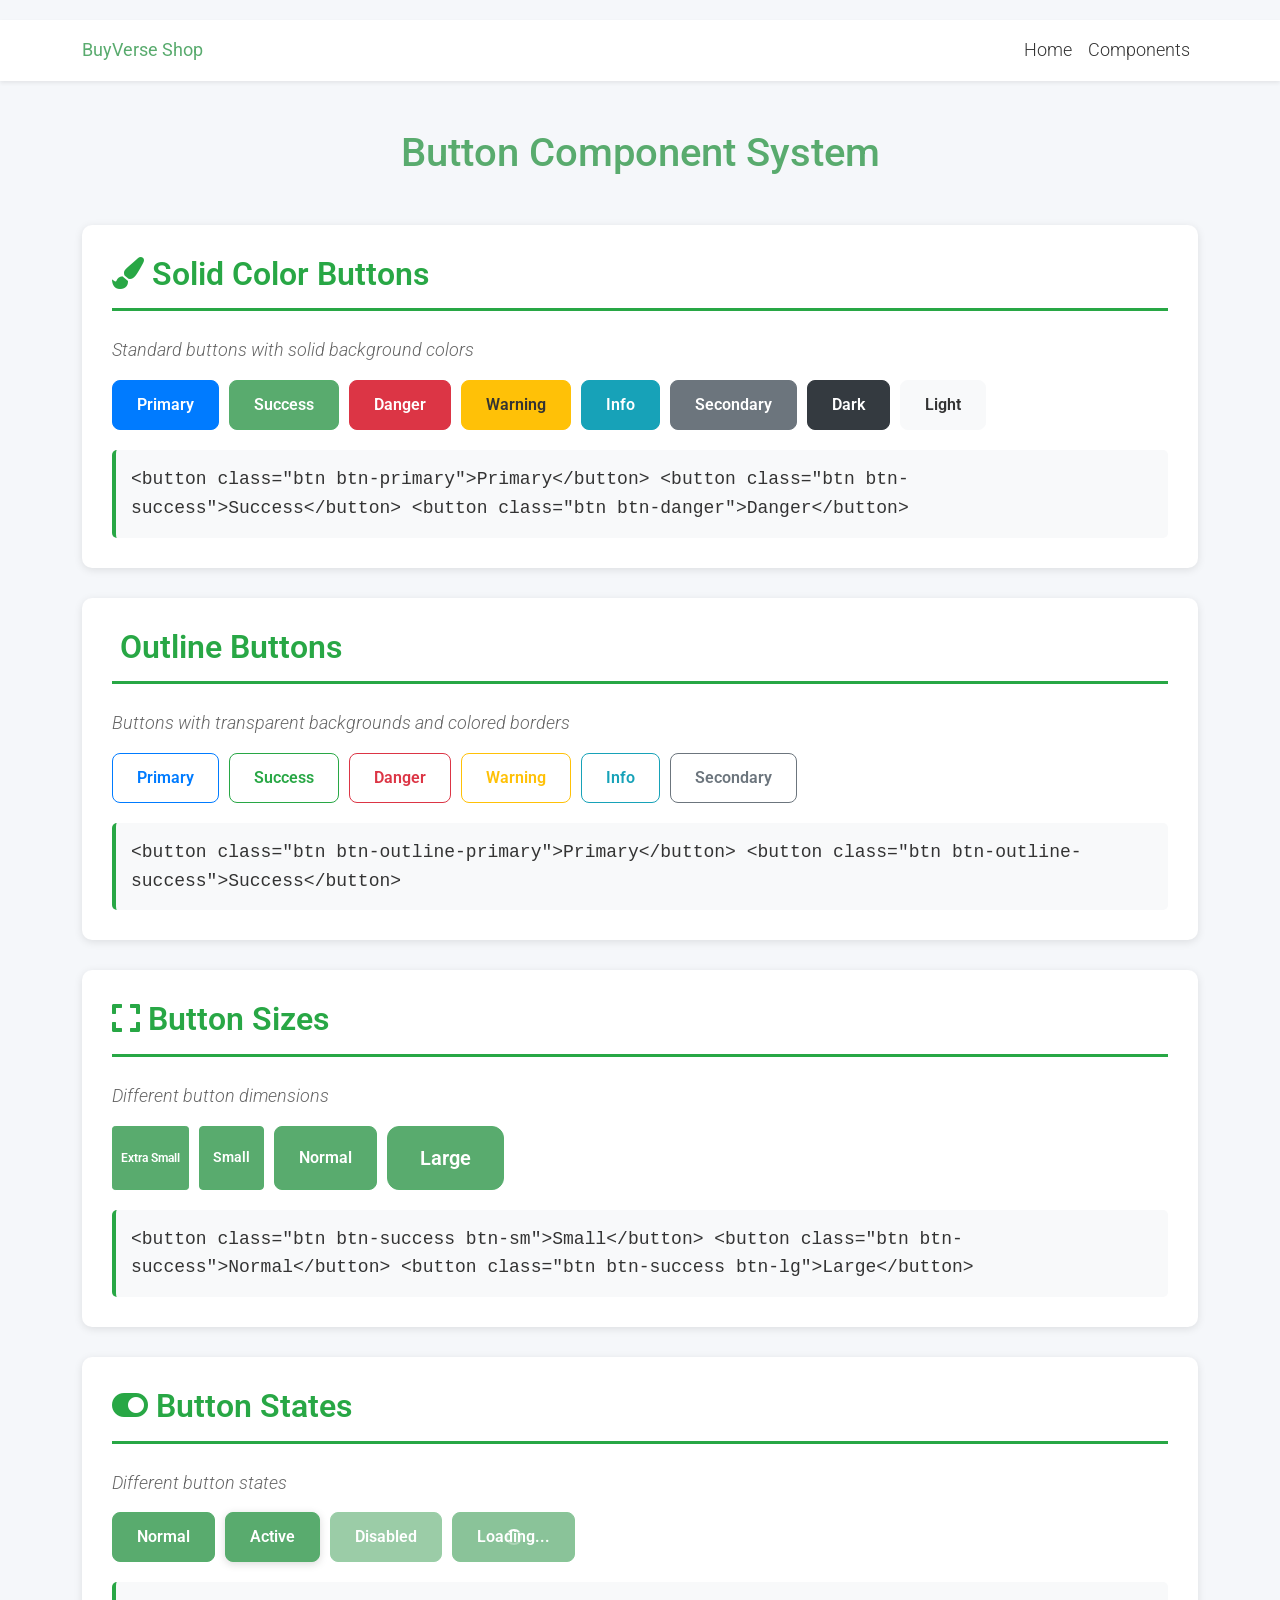
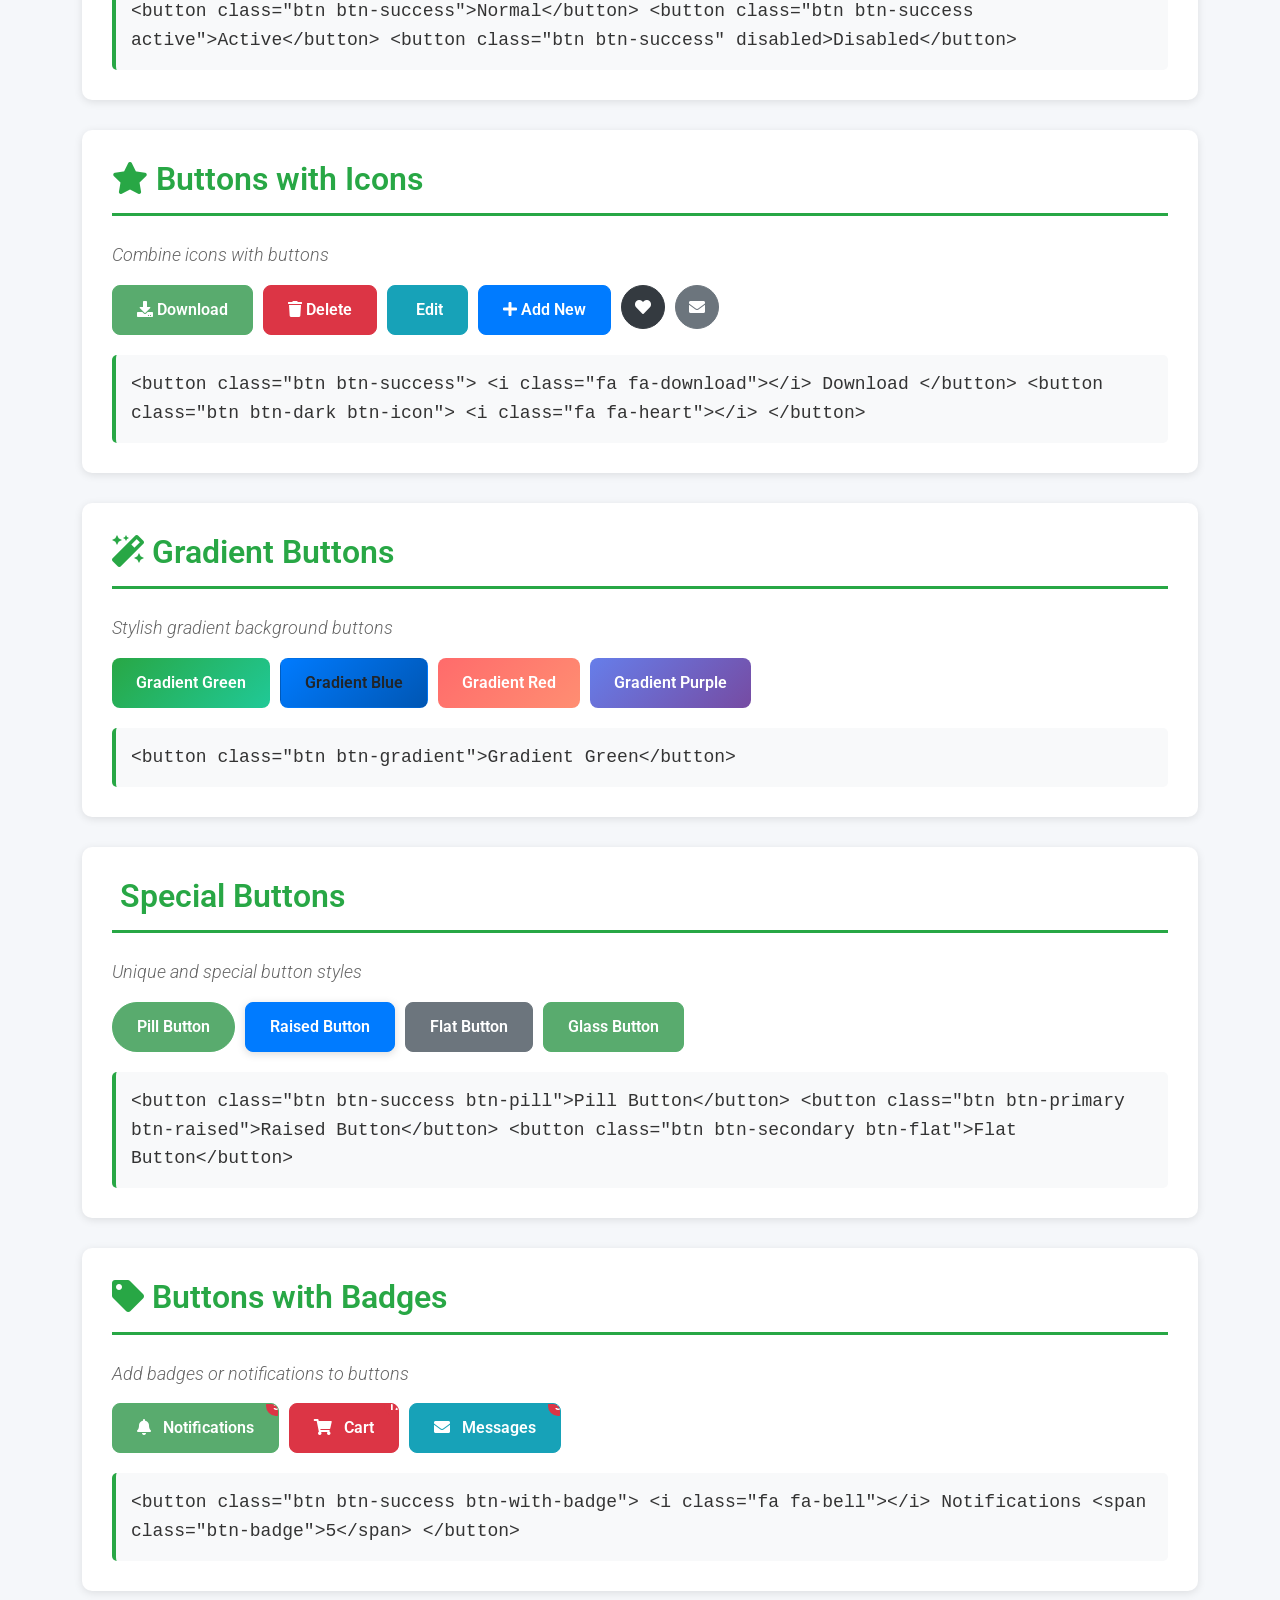
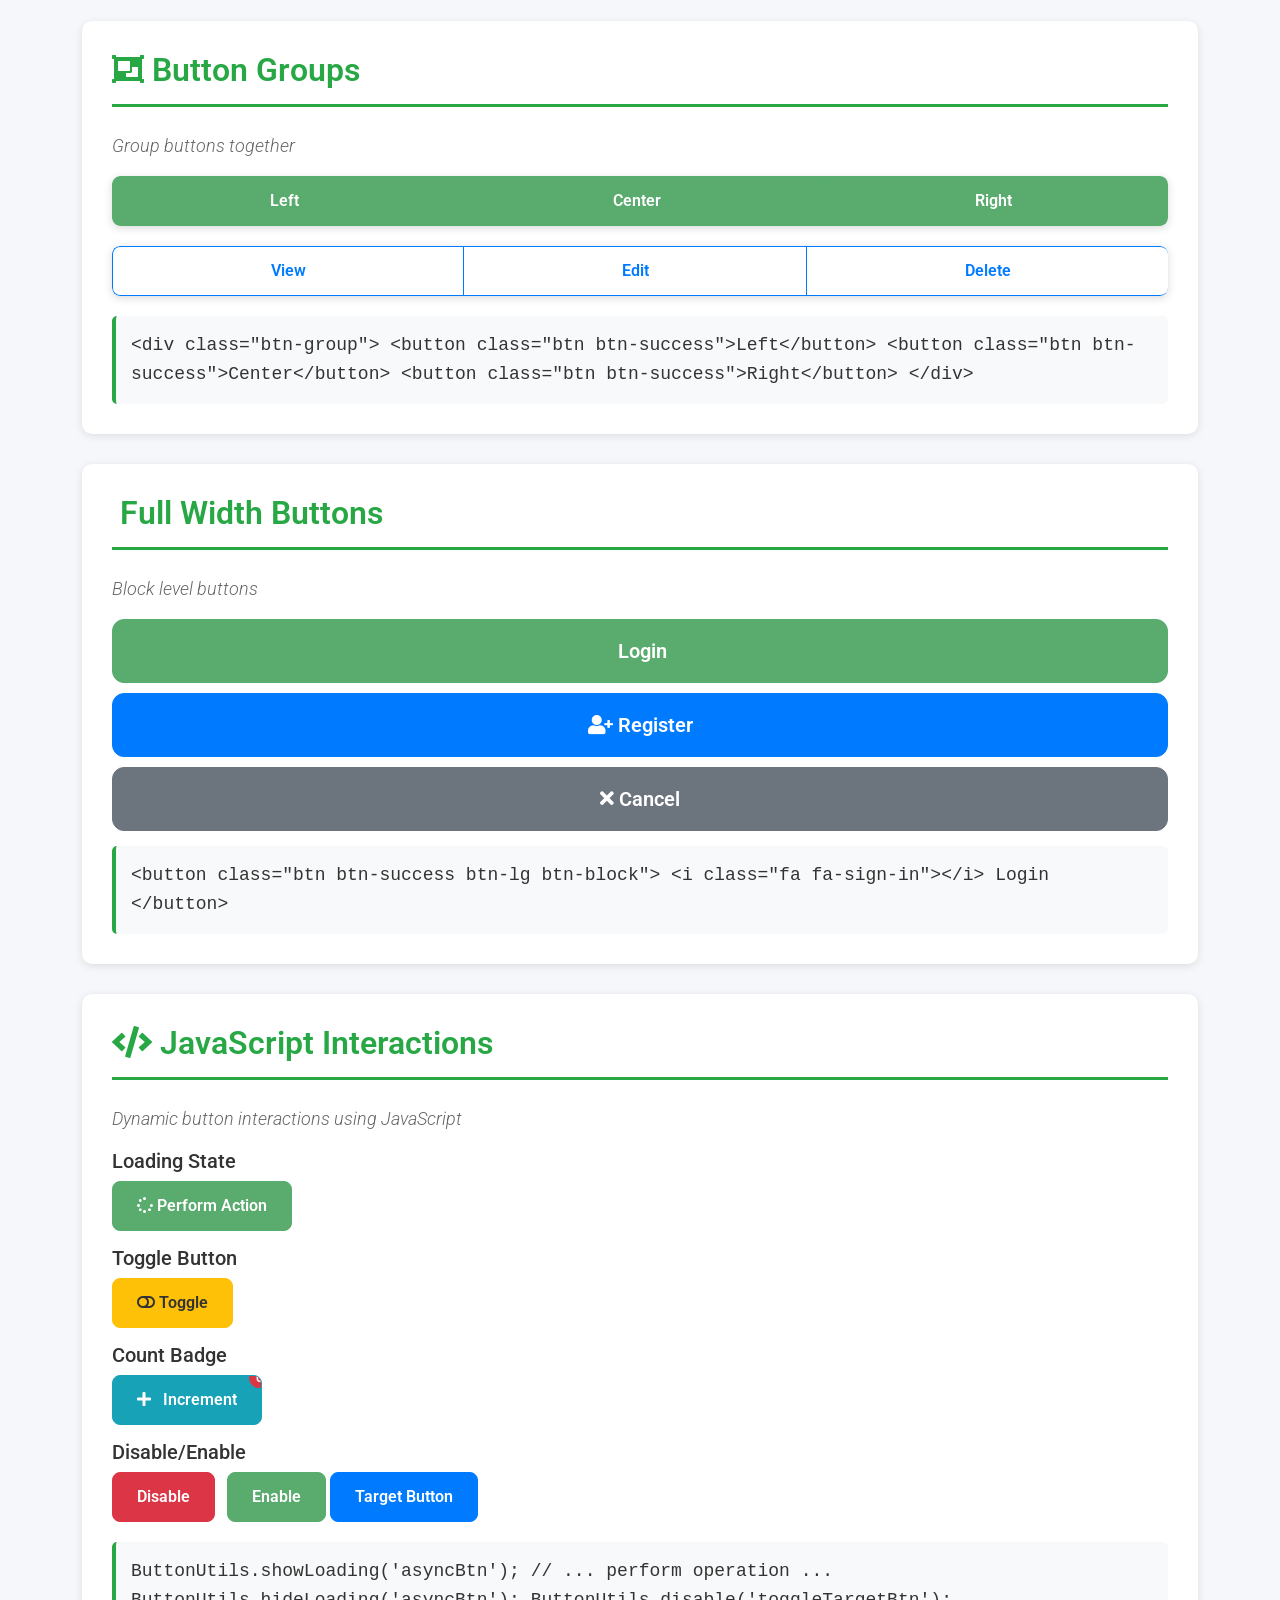
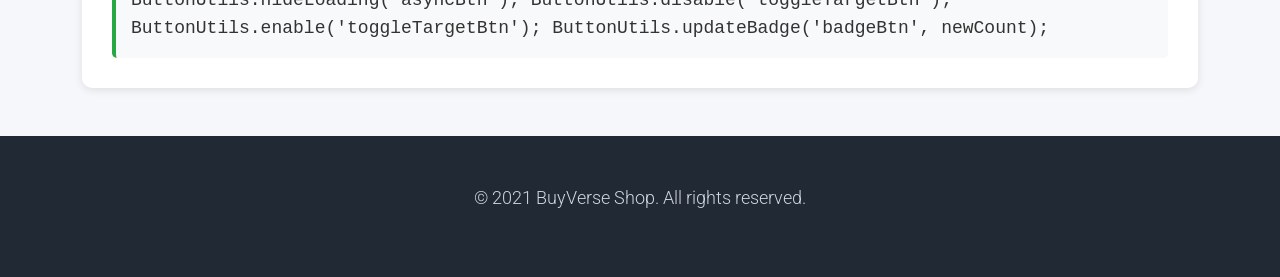
<file: templatemo_559_zay_shop/buttons.html>
<!DOCTYPE html>
<html lang="en">

<head>
    <title>Button Components - BuyVerse Shop</title>
    <meta charset="utf-8">
    <meta name="viewport" content="width=device-width, initial-scale=1">

    <link rel="apple-touch-icon" href="assets/img/apple-icon.png">
    <link rel="shortcut icon" type="image/x-icon" href="assets/img/favicon.ico">

    <!-- Bootstrap CSS -->
    <link rel="stylesheet" href="assets/css/bootstrap.min.css">
    
    <!-- Custom Button Styles -->
    <link rel="stylesheet" href="assets/css/buttons.css">
    <link rel="stylesheet" href="assets/css/bootstrap-custom.css">
    <link rel="stylesheet" href="assets/css/templatemo.css">

    <!-- Fonts -->
    <link rel="stylesheet" href="https://fonts.googleapis.com/css2?family=Roboto:wght@100;200;300;400;500;700;900&display=swap">
    <link rel="stylesheet" href="assets/css/fontawesome.min.css">

    <style>
        body {
            background-color: #f5f7fa;
            padding-top: 20px;
        }

        .demo-section {
            background: white;
            border-radius: 10px;
            padding: 30px;
            margin-bottom: 30px;
            box-shadow: 0 2px 8px rgba(0, 0, 0, 0.1);
        }

        .demo-section h2 {
            color: #28a745;
            border-bottom: 3px solid #28a745;
            padding-bottom: 15px;
            margin-bottom: 25px;
            font-weight: 600;
        }

        .button-showcase {
            display: flex;
            flex-wrap: wrap;
            gap: 10px;
            margin-bottom: 20px;
        }

        .demo-code {
            background-color: #f8f9fa;
            border-left: 4px solid #28a745;
            padding: 15px;
            border-radius: 5px;
            margin-top: 15px;
            font-family: 'Courier New', monospace;
            font-size: 0.85rem;
            overflow-x: auto;
        }

        .demo-description {
            color: #666;
            margin-bottom: 15px;
            font-style: italic;
        }

        .text-success {
            color: #28a745;
        }
    </style>
</head>

<body>
    <!-- Navigation -->
    <nav class="navbar navbar-expand-lg navbar-light bg-white shadow-sm">
        <div class="container">
            <a class="navbar-brand text-success" href="index.html">
                <strong>BuyVerse Shop</strong>
            </a>
            <button class="navbar-toggler" type="button" data-bs-toggle="collapse" data-bs-target="#navbarNav">
                <span class="navbar-toggler-icon"></span>
            </button>
            <div class="collapse navbar-collapse" id="navbarNav">
                <ul class="navbar-nav ms-auto">
                    <li class="nav-item">
                        <a class="nav-link" href="index.html">Home</a>
                    </li>
                    <li class="nav-item">
                        <a class="nav-link" href="bootstrap-components.html">Components</a>
                    </li>
                </ul>
            </div>
        </div>
    </nav>

    <!-- Main Container -->
    <div class="container my-5">
        <h1 class="text-center text-success mb-5">Button Component System</h1>

        <!-- Solid Color Buttons -->
        <div class="demo-section">
            <h2><i class="fa fa-paint-brush"></i> Solid Color Buttons</h2>
            <p class="demo-description">Standard buttons with solid background colors</p>
            
            <div class="button-showcase">
                <button class="btn btn-primary">Primary</button>
                <button class="btn btn-success">Success</button>
                <button class="btn btn-danger">Danger</button>
                <button class="btn btn-warning">Warning</button>
                <button class="btn btn-info">Info</button>
                <button class="btn btn-secondary">Secondary</button>
                <button class="btn btn-dark">Dark</button>
                <button class="btn btn-light">Light</button>
            </div>

            <div class="demo-code">
&lt;button class="btn btn-primary"&gt;Primary&lt;/button&gt;
&lt;button class="btn btn-success"&gt;Success&lt;/button&gt;
&lt;button class="btn btn-danger"&gt;Danger&lt;/button&gt;
            </div>
        </div>

        <!-- Outline Buttons -->
        <div class="demo-section">
            <h2><i class="fa fa-square-o"></i> Outline Buttons</h2>
            <p class="demo-description">Buttons with transparent backgrounds and colored borders</p>
            
            <div class="button-showcase">
                <button class="btn btn-outline-primary">Primary</button>
                <button class="btn btn-outline-success">Success</button>
                <button class="btn btn-outline-danger">Danger</button>
                <button class="btn btn-outline-warning">Warning</button>
                <button class="btn btn-outline-info">Info</button>
                <button class="btn btn-outline-secondary">Secondary</button>
            </div>

            <div class="demo-code">
&lt;button class="btn btn-outline-primary"&gt;Primary&lt;/button&gt;
&lt;button class="btn btn-outline-success"&gt;Success&lt;/button&gt;
            </div>
        </div>

        <!-- Button Sizes -->
        <div class="demo-section">
            <h2><i class="fa fa-expand"></i> Button Sizes</h2>
            <p class="demo-description">Different button dimensions</p>
            
            <div class="button-showcase">
                <button class="btn btn-success btn-xs">Extra Small</button>
                <button class="btn btn-success btn-sm">Small</button>
                <button class="btn btn-success">Normal</button>
                <button class="btn btn-success btn-lg">Large</button>
            </div>

            <div class="demo-code">
&lt;button class="btn btn-success btn-sm"&gt;Small&lt;/button&gt;
&lt;button class="btn btn-success"&gt;Normal&lt;/button&gt;
&lt;button class="btn btn-success btn-lg"&gt;Large&lt;/button&gt;
            </div>
        </div>

        <!-- Button States -->
        <div class="demo-section">
            <h2><i class="fa fa-toggle-on"></i> Button States</h2>
            <p class="demo-description">Different button states</p>
            
            <div class="button-showcase">
                <button class="btn btn-success">Normal</button>
                <button class="btn btn-success active">Active</button>
                <button class="btn btn-success" disabled>Disabled</button>
                <button class="btn btn-success btn-loading" id="loadingBtn">Loading...</button>
            </div>

            <div class="demo-code">
&lt;button class="btn btn-success"&gt;Normal&lt;/button&gt;
&lt;button class="btn btn-success active"&gt;Active&lt;/button&gt;
&lt;button class="btn btn-success" disabled&gt;Disabled&lt;/button&gt;
            </div>
        </div>

        <!-- Button with Icons -->
        <div class="demo-section">
            <h2><i class="fa fa-star"></i> Buttons with Icons</h2>
            <p class="demo-description">Combine icons with buttons</p>
            
            <div class="button-showcase">
                <button class="btn btn-success">
                    <i class="fa fa-download"></i> Download
                </button>
                <button class="btn btn-danger">
                    <i class="fa fa-trash"></i> Delete
                </button>
                <button class="btn btn-info">
                    <i class="fa fa-pencil"></i> Edit
                </button>
                <button class="btn btn-primary">
                    <i class="fa fa-plus"></i> Add New
                </button>
                <button class="btn btn-dark btn-icon">
                    <i class="fa fa-heart"></i>
                </button>
                <button class="btn btn-secondary btn-icon">
                    <i class="fa fa-envelope"></i>
                </button>
            </div>

            <div class="demo-code">
&lt;button class="btn btn-success"&gt;
    &lt;i class="fa fa-download"&gt;&lt;/i&gt; Download
&lt;/button&gt;
&lt;button class="btn btn-dark btn-icon"&gt;
    &lt;i class="fa fa-heart"&gt;&lt;/i&gt;
&lt;/button&gt;
            </div>
        </div>

        <!-- Gradient Buttons -->
        <div class="demo-section">
            <h2><i class="fa fa-magic"></i> Gradient Buttons</h2>
            <p class="demo-description">Stylish gradient background buttons</p>
            
            <div class="button-showcase">
                <button class="btn btn-gradient">Gradient Green</button>
                <button class="btn btn-gradient-primary">Gradient Blue</button>
                <button class="btn btn-gradient" style="background: linear-gradient(135deg, #ff6b6b 0%, #ff8e72 100%);">Gradient Red</button>
                <button class="btn btn-gradient" style="background: linear-gradient(135deg, #667eea 0%, #764ba2 100%);">Gradient Purple</button>
            </div>

            <div class="demo-code">
&lt;button class="btn btn-gradient"&gt;Gradient Green&lt;/button&gt;
            </div>
        </div>

        <!-- Special Buttons -->
        <div class="demo-section">
            <h2><i class="fa fa-lightbulb-o"></i> Special Buttons</h2>
            <p class="demo-description">Unique and special button styles</p>
            
            <div class="button-showcase">
                <button class="btn btn-success btn-pill">Pill Button</button>
                <button class="btn btn-primary btn-raised">Raised Button</button>
                <button class="btn btn-secondary btn-flat">Flat Button</button>
                <button class="btn btn-success btn-glass">Glass Button</button>
            </div>

            <div class="demo-code">
&lt;button class="btn btn-success btn-pill"&gt;Pill Button&lt;/button&gt;
&lt;button class="btn btn-primary btn-raised"&gt;Raised Button&lt;/button&gt;
&lt;button class="btn btn-secondary btn-flat"&gt;Flat Button&lt;/button&gt;
            </div>
        </div>

        <!-- Badges on Buttons -->
        <div class="demo-section">
            <h2><i class="fa fa-tag"></i> Buttons with Badges</h2>
            <p class="demo-description">Add badges or notifications to buttons</p>
            
            <div class="button-showcase">
                <button class="btn btn-success btn-with-badge">
                    <i class="fa fa-bell"></i> Notifications
                    <span class="btn-badge">5</span>
                </button>
                <button class="btn btn-danger btn-with-badge">
                    <i class="fa fa-shopping-cart"></i> Cart
                    <span class="btn-badge">12</span>
                </button>
                <button class="btn btn-info btn-with-badge">
                    <i class="fa fa-envelope"></i> Messages
                    <span class="btn-badge">3</span>
                </button>
            </div>

            <div class="demo-code">
&lt;button class="btn btn-success btn-with-badge"&gt;
    &lt;i class="fa fa-bell"&gt;&lt;/i&gt; Notifications
    &lt;span class="btn-badge"&gt;5&lt;/span&gt;
&lt;/button&gt;
            </div>
        </div>

        <!-- Button Groups -->
        <div class="demo-section">
            <h2><i class="fa fa-object-group"></i> Button Groups</h2>
            <p class="demo-description">Group buttons together</p>
            
            <div class="button-showcase" style="flex-direction: column; gap: 20px;">
                <div class="btn-group">
                    <button class="btn btn-success">Left</button>
                    <button class="btn btn-success">Center</button>
                    <button class="btn btn-success">Right</button>
                </div>

                <div class="btn-group">
                    <button class="btn btn-outline-primary">View</button>
                    <button class="btn btn-outline-primary">Edit</button>
                    <button class="btn btn-outline-primary">Delete</button>
                </div>
            </div>

            <div class="demo-code">
&lt;div class="btn-group"&gt;
    &lt;button class="btn btn-success"&gt;Left&lt;/button&gt;
    &lt;button class="btn btn-success"&gt;Center&lt;/button&gt;
    &lt;button class="btn btn-success"&gt;Right&lt;/button&gt;
&lt;/div&gt;
            </div>
        </div>

        <!-- Full Width Buttons -->
        <div class="demo-section">
            <h2><i class="fa fa-arrows-h"></i> Full Width Buttons</h2>
            <p class="demo-description">Block level buttons</p>
            
            <button class="btn btn-success btn-lg btn-block" style="margin-bottom: 10px;">
                <i class="fa fa-sign-in"></i> Login
            </button>
            <button class="btn btn-primary btn-lg btn-block" style="margin-bottom: 10px;">
                <i class="fa fa-user-plus"></i> Register
            </button>
            <button class="btn btn-secondary btn-lg btn-block">
                <i class="fa fa-times"></i> Cancel
            </button>

            <div class="demo-code">
&lt;button class="btn btn-success btn-lg btn-block"&gt;
    &lt;i class="fa fa-sign-in"&gt;&lt;/i&gt; Login
&lt;/button&gt;
            </div>
        </div>

        <!-- JavaScript Interactions -->
        <div class="demo-section">
            <h2><i class="fa fa-code"></i> JavaScript Interactions</h2>
            <p class="demo-description">Dynamic button interactions using JavaScript</p>
            
            <div class="button-showcase" style="flex-direction: column; gap: 15px;">
                <div>
                    <h5>Loading State</h5>
                    <button class="btn btn-success" id="asyncBtn" onclick="simulateAsync()">
                        <i class="fa fa-spinner"></i> Perform Action
                    </button>
                </div>

                <div>
                    <h5>Toggle Button</h5>
                    <button class="btn btn-warning" id="toggleBtn" onclick="toggleButton()">
                        <i class="fa fa-toggle-off"></i> Toggle
                    </button>
                </div>

                <div>
                    <h5>Count Badge</h5>
                    <button class="btn btn-info btn-with-badge" id="badgeBtn">
                        <i class="fa fa-plus"></i> Increment
                        <span class="btn-badge" id="badgeCount">0</span>
                    </button>
                </div>

                <div>
                    <h5>Disable/Enable</h5>
                    <button class="btn btn-danger me-2" onclick="disableButton()">Disable</button>
                    <button class="btn btn-success" onclick="enableButton()">Enable</button>
                    <button class="btn btn-primary" id="toggleTargetBtn">Target Button</button>
                </div>
            </div>

            <div class="demo-code">
ButtonUtils.showLoading('asyncBtn');
// ... perform operation ...
ButtonUtils.hideLoading('asyncBtn');

ButtonUtils.disable('toggleTargetBtn');
ButtonUtils.enable('toggleTargetBtn');
ButtonUtils.updateBadge('badgeBtn', newCount);
            </div>
        </div>
    </div>

    <!-- Footer -->
    <footer class="bg-dark text-light py-5 mt-5">
        <div class="container text-center">
            <p>&copy; 2021 BuyVerse Shop. All rights reserved.</p>
        </div>
    </footer>

    <!-- Scripts -->
    <script src="assets/js/bootstrap.bundle.min.js"></script>
    <script src="assets/js/buttons.js"></script>
    <script src="assets/js/templatemo.js"></script>

    <script>
        // Async operation simulation
        function simulateAsync() {
            ButtonUtils.showLoading('asyncBtn', 'Processing...');
            
            setTimeout(() => {
                ButtonUtils.hideLoading('asyncBtn');
                alert('Action completed successfully!');
            }, 2000);
        }

        // Toggle button
        function toggleButton() {
            const btn = document.getElementById('toggleBtn');
            const isToggled = btn.classList.toggle('active');
            
            if (isToggled) {
                btn.innerHTML = '<i class="fa fa-toggle-on"></i> Toggle ON';
                btn.classList.remove('btn-warning');
                btn.classList.add('btn-success');
            } else {
                btn.innerHTML = '<i class="fa fa-toggle-off"></i> Toggle OFF';
                btn.classList.remove('btn-success');
                btn.classList.add('btn-warning');
            }
        }

        // Badge increment
        let badgeCount = 0;
        document.getElementById('badgeBtn').addEventListener('click', function() {
            badgeCount++;
            document.getElementById('badgeCount').textContent = badgeCount;
        });

        // Disable button
        function disableButton() {
            ButtonUtils.disable('toggleTargetBtn');
        }

        // Enable button
        function enableButton() {
            ButtonUtils.enable('toggleTargetBtn');
        }
    </script>
</body>

</html>
</file>
<file: templatemo_559_zay_shop/assets/css/buttons.css>
/**
 * Custom Button Styles
 * Complete button component styling system
 */

:root {
    --btn-transition: all 0.3s ease-in-out;
    --btn-shadow: 0 2px 8px rgba(0, 0, 0, 0.15);
    --btn-shadow-hover: 0 5px 15px rgba(0, 0, 0, 0.25);
}

/* ============================================
   Button Base Styles
   ============================================ */

.btn {
    display: inline-block;
    font-weight: 600;
    text-align: center;
    white-space: nowrap;
    vertical-align: middle;
    user-select: none;
    border: 1px solid transparent;
    padding: 0.75rem 1.5rem;
    font-size: 1rem;
    line-height: 1.5;
    border-radius: 0.5rem;
    transition: var(--btn-transition);
    cursor: pointer;
    text-decoration: none;
    position: relative;
    overflow: hidden;
}

.btn:hover {
    transform: translateY(-2px);
    box-shadow: var(--btn-shadow-hover);
}

.btn:active,
.btn.active {
    transform: translateY(0);
    box-shadow: var(--btn-shadow);
}

.btn:disabled,
.btn.disabled {
    opacity: 0.6;
    cursor: not-allowed;
    transform: none;
}

/* ============================================
   Button Colors - Solid
   ============================================ */

.btn-primary {
    background-color: #007bff;
    color: white;
    border-color: #007bff;
}

.btn-primary:hover:not(:disabled) {
    background-color: #0056b3;
    border-color: #0056b3;
    color: white;
}

.btn-success {
    background-color: #28a745;
    color: white;
    border-color: #28a745;
}

.btn-success:hover:not(:disabled) {
    background-color: #218838;
    border-color: #218838;
    color: white;
}

.btn-danger {
    background-color: #dc3545;
    color: white;
    border-color: #dc3545;
}

.btn-danger:hover:not(:disabled) {
    background-color: #c82333;
    border-color: #c82333;
    color: white;
}

.btn-warning {
    background-color: #ffc107;
    color: #333;
    border-color: #ffc107;
}

.btn-warning:hover:not(:disabled) {
    background-color: #e0a800;
    border-color: #e0a800;
    color: #333;
}

.btn-info {
    background-color: #17a2b8;
    color: white;
    border-color: #17a2b8;
}

.btn-info:hover:not(:disabled) {
    background-color: #138496;
    border-color: #138496;
    color: white;
}

.btn-secondary {
    background-color: #6c757d;
    color: white;
    border-color: #6c757d;
}

.btn-secondary:hover:not(:disabled) {
    background-color: #5a6268;
    border-color: #5a6268;
    color: white;
}

.btn-dark {
    background-color: #343a40;
    color: white;
    border-color: #343a40;
}

.btn-dark:hover:not(:disabled) {
    background-color: #23272b;
    border-color: #23272b;
    color: white;
}

.btn-light {
    background-color: #f8f9fa;
    color: #333;
    border-color: #f8f9fa;
}

.btn-light:hover:not(:disabled) {
    background-color: #e2e6ea;
    border-color: #e2e6ea;
    color: #333;
}

/* ============================================
   Button Colors - Outline
   ============================================ */

.btn-outline-primary {
    color: #007bff;
    border-color: #007bff;
    background-color: transparent;
}

.btn-outline-primary:hover:not(:disabled) {
    background-color: #007bff;
    color: white;
    border-color: #007bff;
}

.btn-outline-success {
    color: #28a745;
    border-color: #28a745;
    background-color: transparent;
}

.btn-outline-success:hover:not(:disabled) {
    background-color: #28a745;
    color: white;
    border-color: #28a745;
}

.btn-outline-danger {
    color: #dc3545;
    border-color: #dc3545;
    background-color: transparent;
}

.btn-outline-danger:hover:not(:disabled) {
    background-color: #dc3545;
    color: white;
    border-color: #dc3545;
}

.btn-outline-warning {
    color: #ffc107;
    border-color: #ffc107;
    background-color: transparent;
}

.btn-outline-warning:hover:not(:disabled) {
    background-color: #ffc107;
    color: #333;
    border-color: #ffc107;
}

.btn-outline-info {
    color: #17a2b8;
    border-color: #17a2b8;
    background-color: transparent;
}

.btn-outline-info:hover:not(:disabled) {
    background-color: #17a2b8;
    color: white;
    border-color: #17a2b8;
}

.btn-outline-secondary {
    color: #6c757d;
    border-color: #6c757d;
    background-color: transparent;
}

.btn-outline-secondary:hover:not(:disabled) {
    background-color: #6c757d;
    color: white;
    border-color: #6c757d;
}

/* ============================================
   Button Sizes
   ============================================ */

.btn-lg {
    padding: 1rem 2rem;
    font-size: 1.25rem;
    border-radius: 0.75rem;
}

.btn-sm {
    padding: 0.4rem 0.8rem;
    font-size: 0.875rem;
    border-radius: 0.25rem;
}

.btn-xs {
    padding: 0.25rem 0.5rem;
    font-size: 0.75rem;
    border-radius: 0.2rem;
}

/* ============================================
   Button Block (Full Width)
   ============================================ */

.btn-block,
.btn-w-100 {
    display: block;
    width: 100%;
}

.btn-block + .btn-block,
.btn-w-100 + .btn-w-100 {
    margin-top: 0.5rem;
}

/* ============================================
   Button Groups
   ============================================ */

.btn-group {
    display: inline-flex;
    border-radius: 0.5rem;
    overflow: hidden;
    box-shadow: var(--btn-shadow);
}

.btn-group .btn {
    border-radius: 0;
    border-right: 1px solid rgba(255, 255, 255, 0.2);
    margin: 0;
}

.btn-group .btn:first-child {
    border-radius: 0.5rem 0 0 0.5rem;
}

.btn-group .btn:last-child {
    border-right: none;
    border-radius: 0 0.5rem 0.5rem 0;
}

/* ============================================
   Button Icons
   ============================================ */

.btn i {
    margin-right: 0.5rem;
}

.btn i:only-child {
    margin-right: 0;
}

.btn-icon {
    width: 44px;
    height: 44px;
    padding: 0;
    display: inline-flex;
    align-items: center;
    justify-content: center;
    border-radius: 50%;
}

.btn-icon i {
    margin-right: 0;
}

/* ============================================
   Button Special Styles
   ============================================ */

/* Glass-morphism button */
.btn-glass {
    background: rgba(255, 255, 255, 0.1);
    backdrop-filter: blur(10px);
    border: 1px solid rgba(255, 255, 255, 0.2);
    color: white;
}

.btn-glass:hover:not(:disabled) {
    background: rgba(255, 255, 255, 0.2);
    border-color: rgba(255, 255, 255, 0.3);
}

/* Gradient button */
.btn-gradient {
    background: linear-gradient(135deg, #28a745 0%, #20c997 100%);
    border: none;
    color: white;
}

.btn-gradient:hover:not(:disabled) {
    background: linear-gradient(135deg, #20c997 0%, #28a745 100%);
}

.btn-gradient-primary {
    background: linear-gradient(135deg, #007bff 0%, #0056b3 100%);
}

.btn-gradient-primary:hover:not(:disabled) {
    background: linear-gradient(135deg, #0056b3 0%, #007bff 100%);
}

/* Rounded pill button */
.btn-pill {
    border-radius: 50rem;
}

/* Loading state button */
.btn-loading {
    position: relative;
    pointer-events: none;
    opacity: 0.7;
}

.btn-loading::after {
    content: '';
    position: absolute;
    width: 1rem;
    height: 1rem;
    top: 50%;
    left: 50%;
    margin-left: -0.5rem;
    margin-top: -0.5rem;
    border: 2px solid rgba(255, 255, 255, 0.3);
    border-radius: 50%;
    border-top-color: white;
    animation: spin 0.6s linear infinite;
}

@keyframes spin {
    to { transform: rotate(360deg); }
}

/* Raised button with shadow */
.btn-raised {
    box-shadow: var(--btn-shadow);
}

.btn-raised:hover:not(:disabled) {
    box-shadow: var(--btn-shadow-hover);
}

/* Flat button (no shadow) */
.btn-flat {
    box-shadow: none;
}

.btn-flat:hover:not(:disabled) {
    box-shadow: none;
    background-color: rgba(0, 0, 0, 0.04);
}

/* Button with badge */
.btn-with-badge {
    position: relative;
}

.btn-badge {
    position: absolute;
    top: -8px;
    right: -8px;
    min-width: 20px;
    height: 20px;
    padding: 0 4px;
    background-color: #dc3545;
    color: white;
    border-radius: 10px;
    font-size: 0.75rem;
    font-weight: bold;
    display: flex;
    align-items: center;
    justify-content: center;
}

/* Buttons with labels */
.btn-label {
    display: flex;
    align-items: center;
    gap: 10px;
}

/* ============================================
   Button Transitions
   ============================================ */

.btn-ripple {
    position: relative;
    overflow: hidden;
}

.btn-ripple::before {
    content: '';
    position: absolute;
    top: 50%;
    left: 50%;
    width: 0;
    height: 0;
    border-radius: 50%;
    background: rgba(255, 255, 255, 0.5);
    transform: translate(-50%, -50%);
    pointer-events: none;
}

.btn-ripple:active::before {
    animation: ripple 0.6s ease-out;
}

@keyframes ripple {
    to {
        width: 300px;
        height: 300px;
        opacity: 0;
    }
}

/* ============================================
   Button States
   ============================================ */

.btn:focus {
    outline: none;
    box-shadow: 0 0 0 0.2rem rgba(0, 123, 255, 0.25);
}

.btn-success:focus {
    box-shadow: 0 0 0 0.2rem rgba(40, 167, 69, 0.25);
}

.btn-danger:focus {
    box-shadow: 0 0 0 0.2rem rgba(220, 53, 69, 0.25);
}

.btn-warning:focus {
    box-shadow: 0 0 0 0.2rem rgba(255, 193, 7, 0.25);
}

.btn-info:focus {
    box-shadow: 0 0 0 0.2rem rgba(23, 162, 184, 0.25);
}

/* ============================================
   Responsive Button Styles
   ============================================ */

@media (max-width: 768px) {
    .btn {
        padding: 0.6rem 1.2rem;
        font-size: 0.95rem;
    }

    .btn-lg {
        padding: 0.8rem 1.5rem;
        font-size: 1.1rem;
    }

    .btn-block {
        display: block;
        width: 100%;
        margin-bottom: 0.5rem;
    }
}

/* ============================================
   Utility Classes
   ============================================ */

.btn-auto {
    width: auto;
}

.btn-full {
    width: 100%;
}

.btn-half {
    width: calc(50% - 5px);
}

.btn-third {
    width: calc(33.333% - 5px);
}

.btn-no-shadow {
    box-shadow: none !important;
}

.btn-custom-shadow {
    box-shadow: 0 8px 16px rgba(0, 0, 0, 0.2);
}
</file>
<file: templatemo_559_zay_shop/assets/css/templatemo.css>
/*

TemplateMo 559 Zay Shop

https://templatemo.com/tm-559-zay-shop

---------------------------------------------
Table of contents
------------------------------------------------
1. Typography
2. General
3. Nav
4. Hero Carousel
5. Accordion
6. Shop
7. Product
8. Carousel Hero
9. Carousel Brand
10. Services
11. Contact map
12. Footer
13. Small devices (landscape phones, 576px and up)
14. Medium devices (tablets, 768px and up)
15. Large devices (desktops, 992px and up)
16. Extra large devices (large desktops, 1200px and up)
--------------------------------------------- */




/* Typography */
body, ul, li, p, a, label, input, div {
  font-family: 'Roboto', sans-serif;
  font-size: 18px !important;
  font-weight: 300 !important;
}
.h1 {
  font-family: 'Roboto', sans-serif;
  font-size: 48px !important;
  font-weight: 200 !important;
}
.h2 {
  font-family: 'Roboto', sans-serif;
  font-size: 30px !important;
  font-weight: 300;
}
.h3 {
  font-family: 'Roboto', sans-serif;
  font-size: 22px !important;
}
/* General */
.logo { font-weight: 500 !important;}
.text-warning {  color: #ede861 !important;}
.text-muted { color: #bcbcbc !important;}
.text-success { color: #59ab6e !important;}
.text-light { color: #cfd6e1 !important;}
.bg-dark { background-color: #212934 !important;}
.bg-light { background-color: #e9eef5 !important;}
.bg-black { background-color: #1d242d !important;}
.bg-success { background-color: #59ab6e !important;}
.btn-success {
  background-color: #59ab6e !important;
  border-color: #56ae6c !important;
}
.pagination .page-link:hover {color: #000;}
.pagination .page-link:hover, .pagination .page-link.active {
  background-color: #69bb7e;
  color: #fff;
}
/* Nav */
#templatemo_nav_top { min-height: 40px;}
#templatemo_nav_top * { font-size: .9em !important;}
#templatemo_main_nav a { color: #212934;}
#templatemo_main_nav a:hover { color: #69bb7e;}
#templatemo_main_nav .navbar .nav-icon { margin-right: 20px;}

/* Hero Carousel */
#template-mo-zay-hero-carousel { background: #efefef !important;}
/* Accordion */
.templatemo-accordion a { color: #000;}
.templatemo-accordion a:hover { color: #333d4a;}
/* Shop */
.shop-top-menu a:hover { color: #69bb7e !important;}
/* Product */
.product-wap { box-shadow: 0px 5px 10px 0px rgba(0, 0, 0, 0.10);}
.product-wap .product-color-dot.color-dot-red { background:#f71515;}
.product-wap .product-color-dot.color-dot-blue { background:#6db4fe;}
.product-wap .product-color-dot.color-dot-black { background:#000000;}
.product-wap .product-color-dot.color-dot-light { background:#e0e0e0;}
.product-wap .product-color-dot.color-dot-green { background:#0bff7e;}
.card.product-wap .card .product-overlay {
  background: rgba(0,0,0,.2);
  visibility: hidden;
  opacity: 0;
  transition: .3s;
}
.card.product-wap:hover .card .product-overlay {
  visibility: visible;
  opacity: 1;
}
.card.product-wap a { color: #000;}
#carousel-related-product .slick-slide:focus { outline: none !important;}
#carousel-related-product .slick-dots li button:before {
  font-size: 15px;
  margin-top: 20px;
}
/* Brand */
.brand-img {
  filter: grayscale(100%);
  opacity: 0.5;
  transition: .5s;
}
.brand-img:hover {
  filter: grayscale(0%);
  opacity: 1;
}
/* Carousel Hero */
#template-mo-buyverse-hero-carousel .carousel-indicators li {
  margin-top: -50px;
  background-color: #59ab6e;
}
#template-mo-buyverse-hero-carousel .carousel-control-next i,
#template-mo-buyverse-hero-carousel .carousel-control-prev i {
  color: #59ab6e !important;
  font-size: 2.8em !important;
}
/* Carousel Brand */
.tempaltemo-carousel .h1 {
  font-size: .5em !important;
  color: #000 !important;
}
/* Services */
.services-icon-wap {transition: .3s;}
.services-icon-wap:hover, .services-icon-wap:hover i {color: #fff;}
.services-icon-wap:hover {background: #69bb7e;}
/* Contact map */
.leaflet-control a, .leaflet-control { font-size: 10px !important;}
.form-control { border: 1px solid #e8e8e8;}
/* Footer */
#tempaltemo_footer a { color: #dcdde1;}
#tempaltemo_footer a:hover { color: #68bb7d;}
#tempaltemo_footer ul.footer-link-list li { padding-top: 10px;}
#tempaltemo_footer ul.footer-icons li {
  width: 2.6em;
  height: 2.6em;
  line-height: 2.6em;
}
#tempaltemo_footer ul.footer-icons li:hover {
  background-color: #cfd6e1;
  transition: .5s;
}
#tempaltemo_footer ul.footer-icons li:hover i {
  color: #212934;
  transition: .5s;
}
#tempaltemo_footer .border-light { border-color: #2d343f !important;}
/*
// Extra small devices (portrait phones, less than 576px)
// No media query since this is the default in Bootstrap
*/
/* Small devices (landscape phones, 576px and up)*/
.product-wap .h3, .product-wap li, .product-wap i, .product-wap p {
  font-size: 12px !important;
}
.product-wap .product-color-dot {
  width: 6px;
  height: 6px;
}

@media (min-width: 576px) {
  .tempaltemo-carousel .h1 { font-size: 1em !important;}
}

/*// Medium devices (tablets, 768px and up)*/
@media (min-width: 768px) {
  #templatemo_main_nav .navbar-nav {max-width: 450px;}
 }

/* Large devices (desktops, 992px and up)*/
@media (min-width: 992px) {
  #templatemo_main_nav .navbar-nav {max-width: 550px;}
  #template-mo-buyverse-hero-carousel .carousel-item {min-height: 30rem !important;}
  .product-wap .h3, .product-wap li, .product-wap i, .product-wap p {font-size: 18px !important;}
  .product-wap .product-color-dot {
    width: 12px;
    height: 12px;
  }
}

/* Extra large devices (large desktops, 1200px and up)*/
@media (min-width: 1200px) {}
</file>
